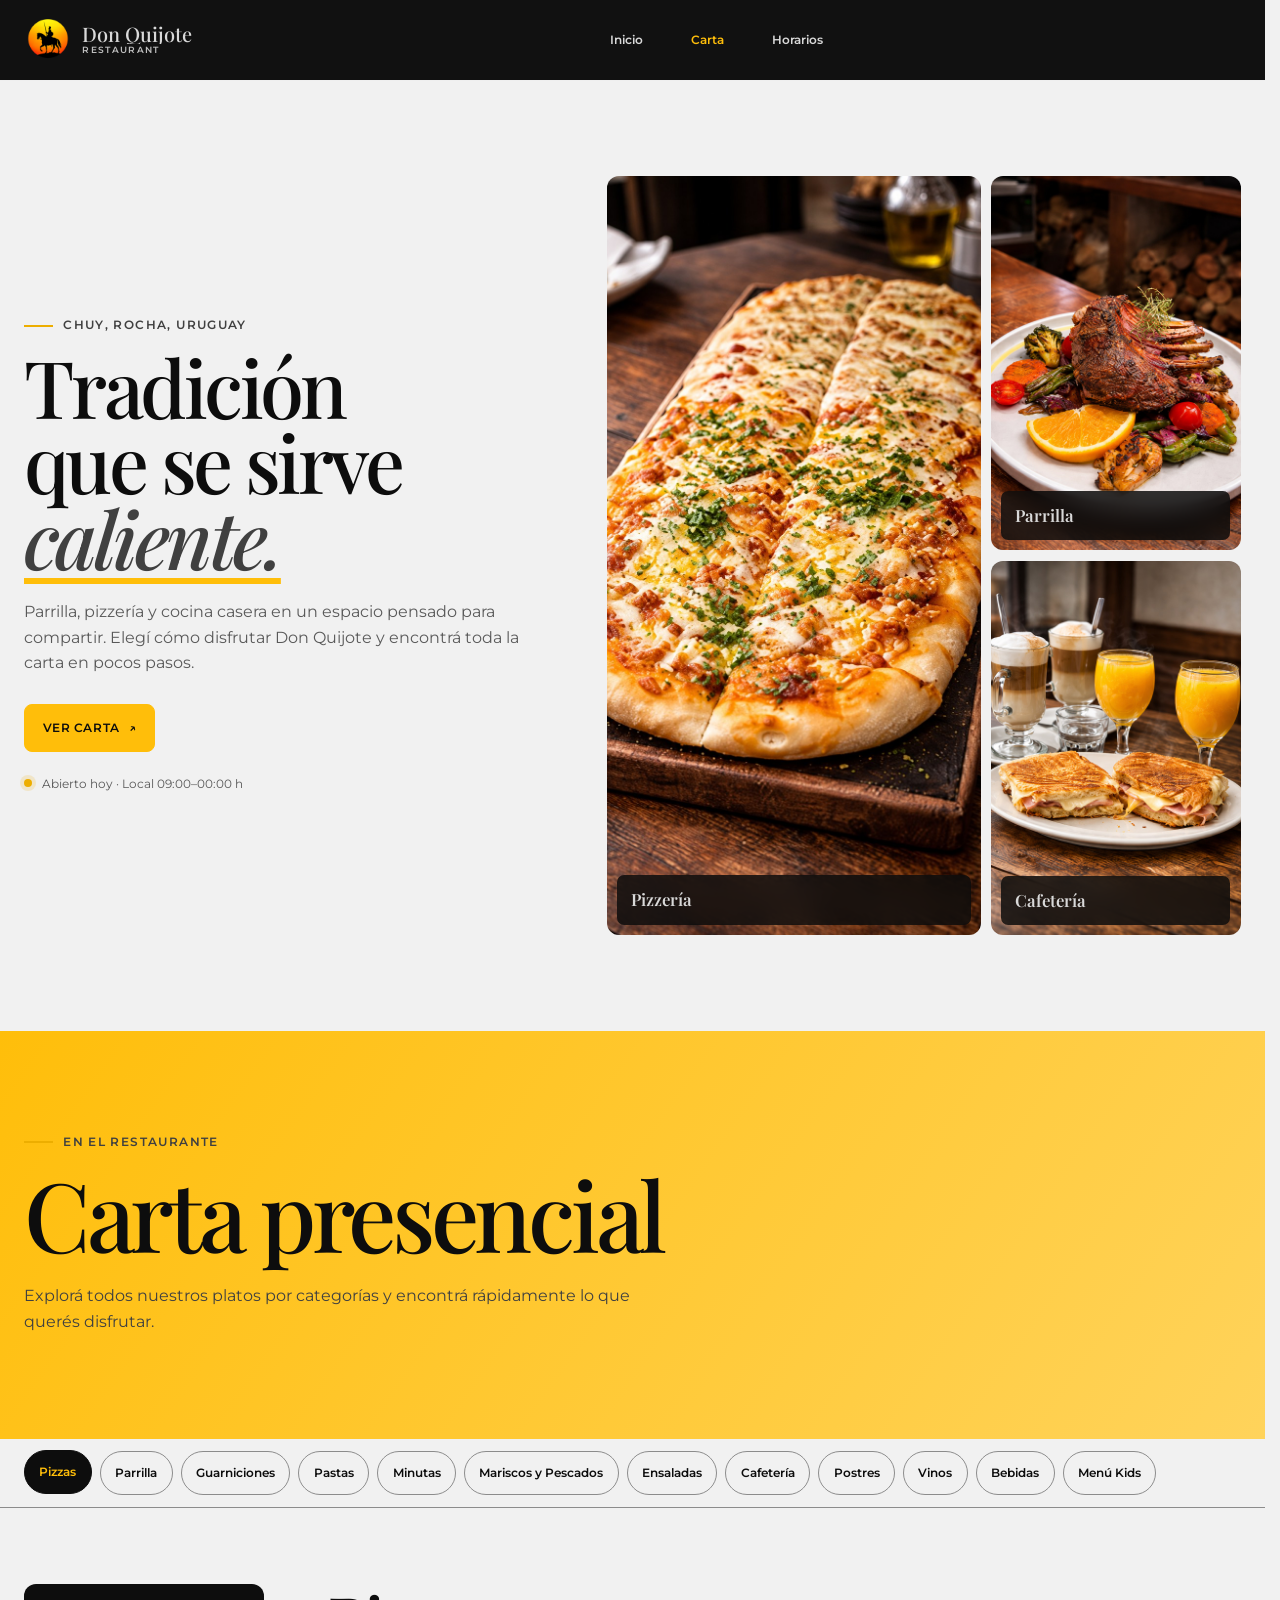
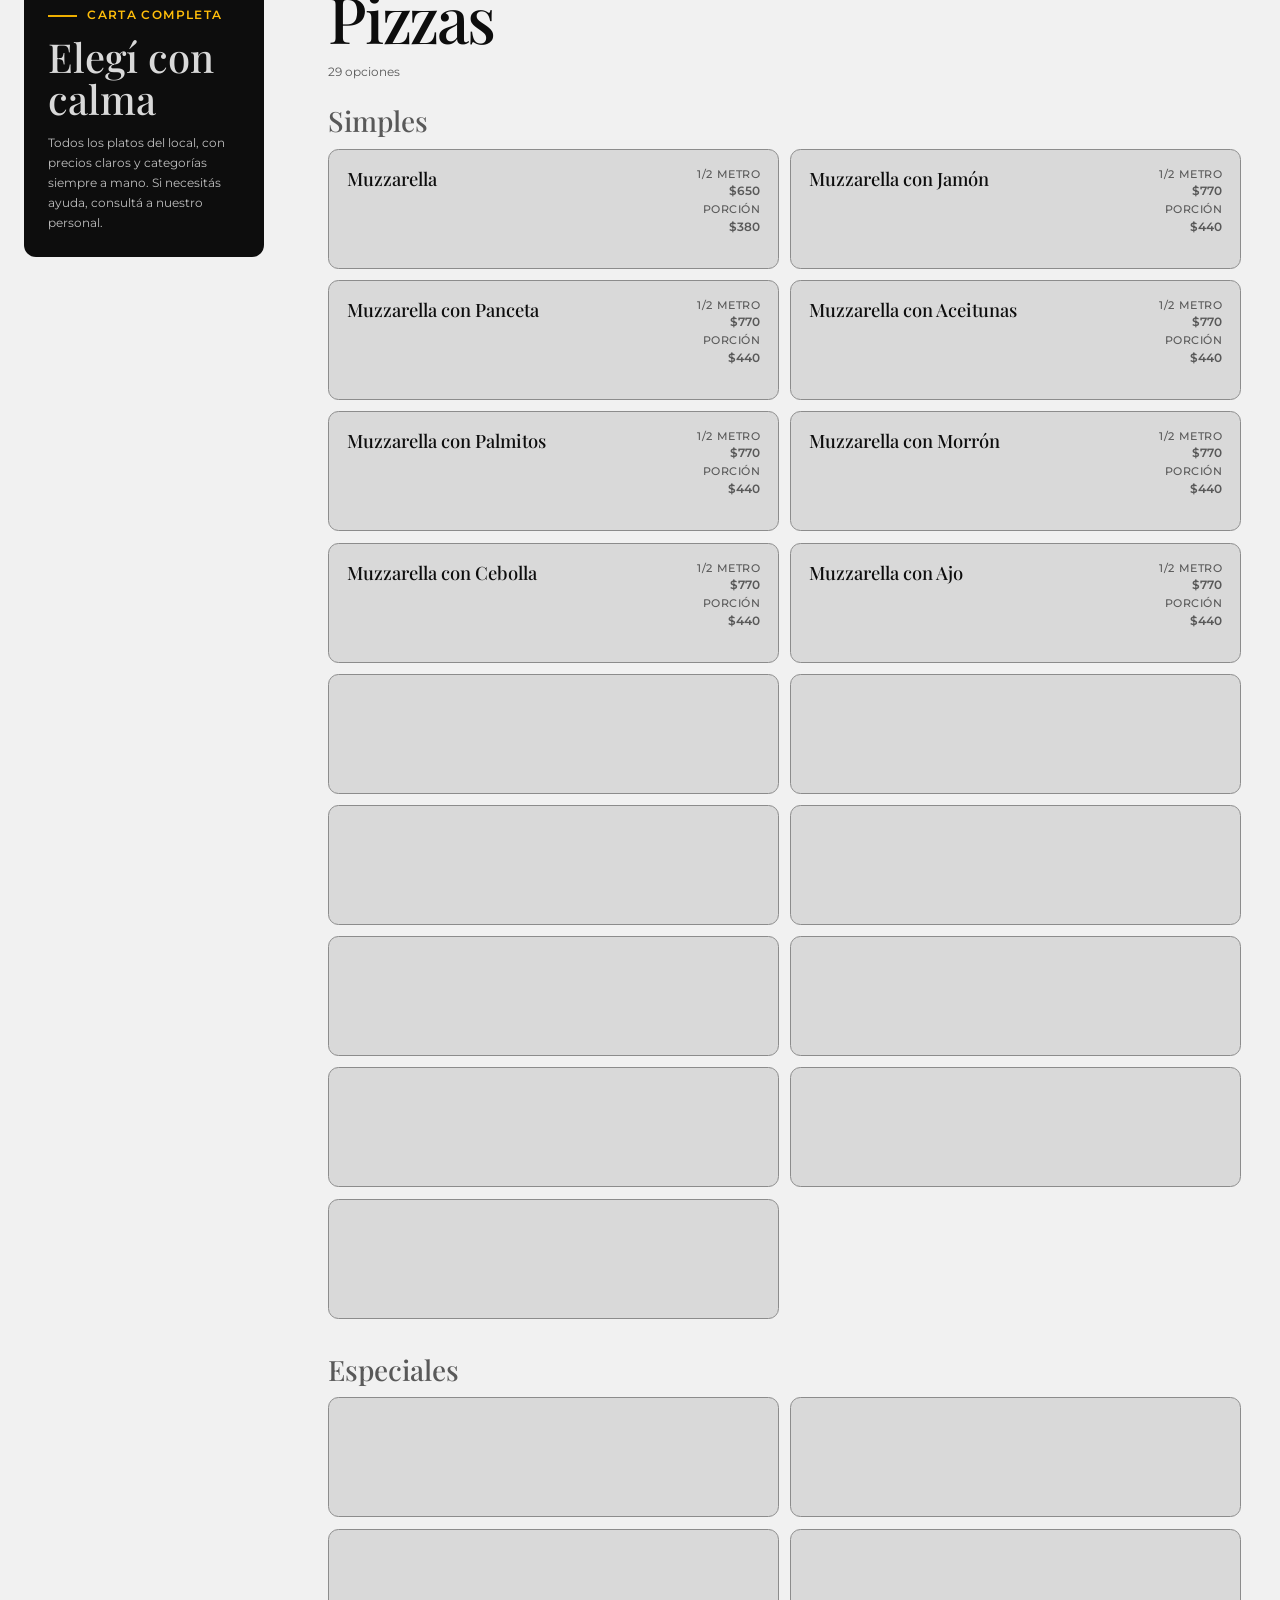
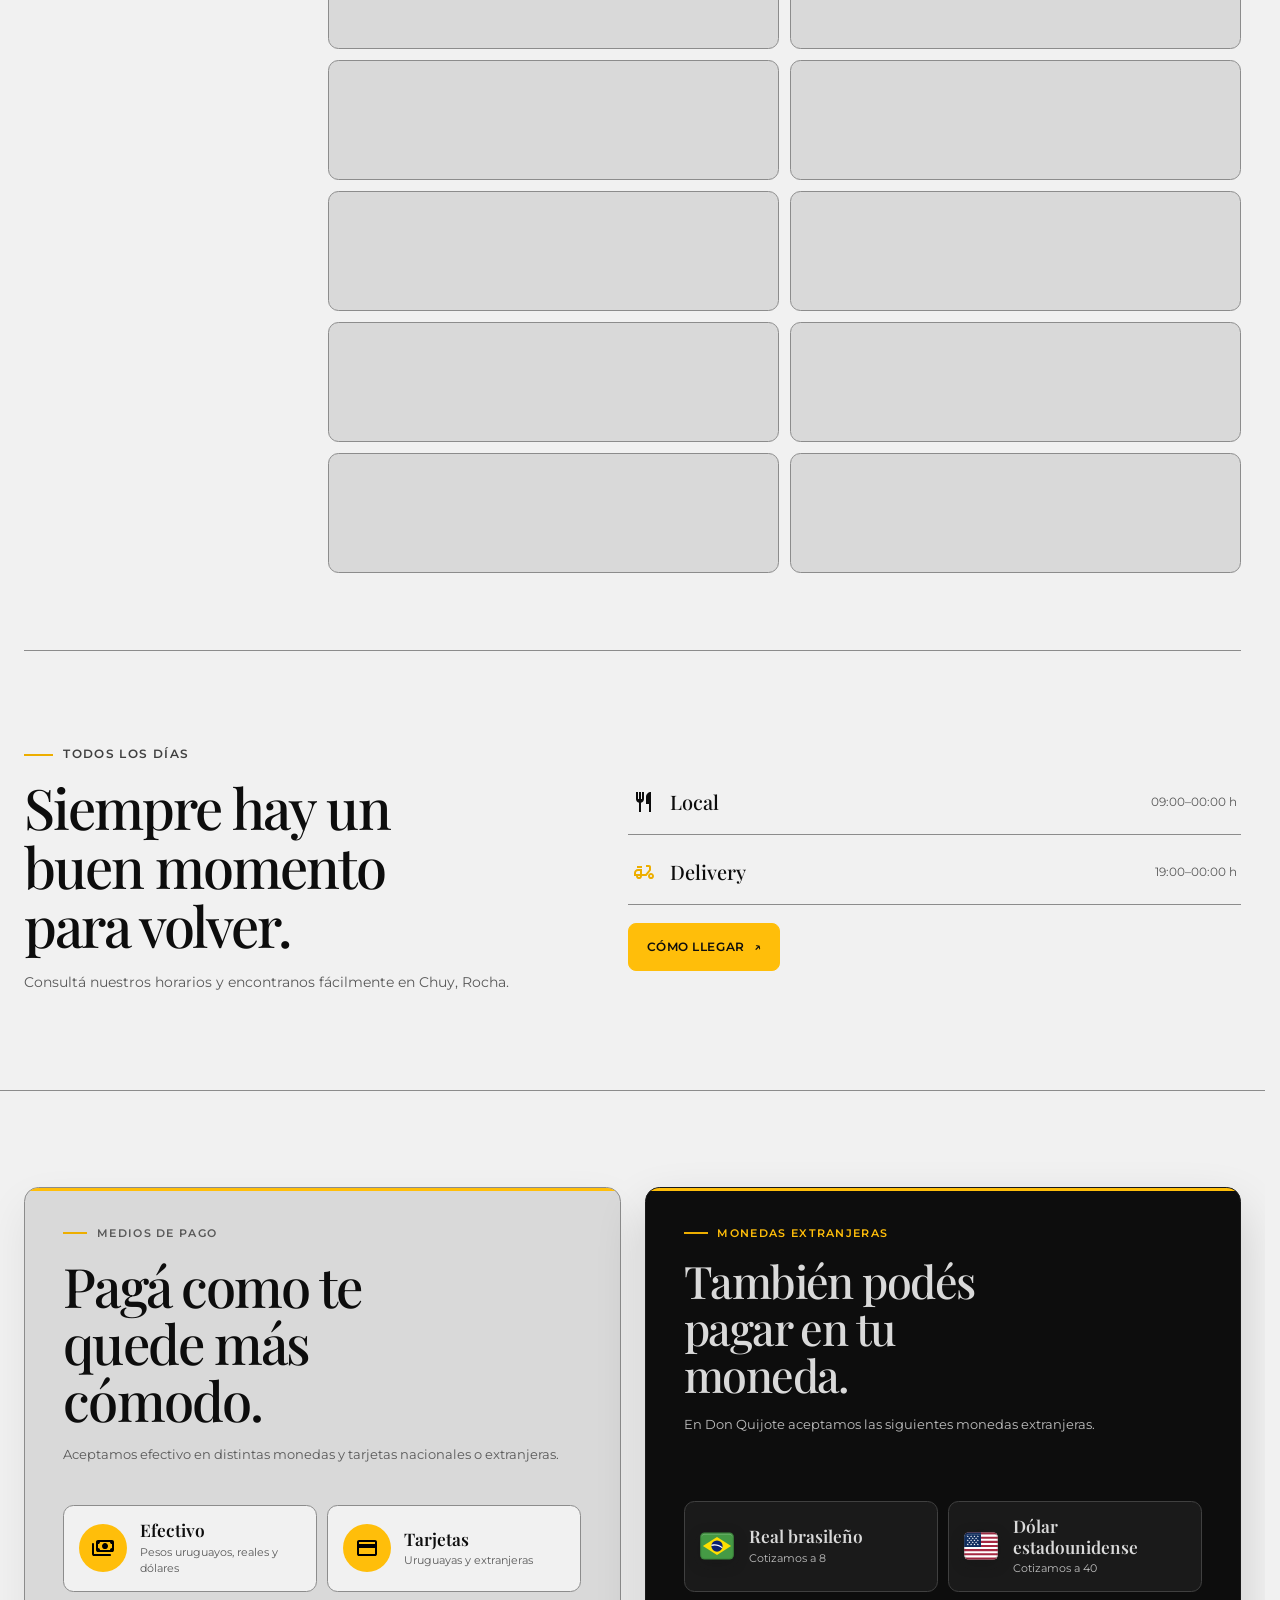
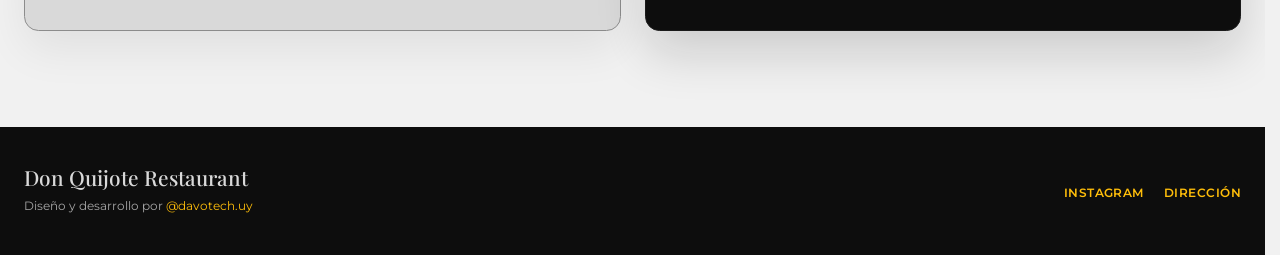
<file: index.html>
<!doctype html>
<html lang="es">
  <head>
    <meta charset="UTF-8" />
    <meta
      name="viewport"
      content="width=device-width, initial-scale=1.0, viewport-fit=cover"
    />
    <meta
      name="description"
      content="Carta presencial completa de Don Quijote Restaurant: parrilla, pizzas, pastas, bebidas y más."
    />
    <link rel="preconnect" href="https://fonts.googleapis.com" />
    <link rel="preconnect" href="https://fonts.gstatic.com" crossorigin />
    <link
      href="https://fonts.googleapis.com/css2?family=Montserrat:wght@400;500;600&family=Playfair+Display:ital,wght@0,400..700;1,400..700&display=swap"
      rel="stylesheet"
    />
    <link rel="stylesheet" href="./css/style.min.css" />
    <link rel="icon" href="./img/icons/donquijote-logo.ico" type="image/x-icon" />
    <title>Don Quijote Restaurant - Carta presencial</title>
  </head>

  <body>
    <a class="skip-link" href="#contenido">Saltar al contenido</a>

    <header class="site-header">
      <div class="site-header__inner page-shell">
        <div class="brand" aria-label="Don Quijote Restaurant">
          <img
            class="brand__logo"
            src="./img/icons/donquijote-logo.ico"
            width="48"
            height="48"
            alt=""
          />
          <span class="brand__copy">
            <span class="brand__name">Don Quijote</span>
            <span class="brand__type">Restaurant</span>
          </span>
        </div>

        <button
          class="menu-toggle"
          type="button"
          aria-expanded="false"
          aria-controls="site-navigation"
          aria-label="Abrir menú"
        >
          <span></span><span></span><span></span>
        </button>

        <nav class="site-nav" id="site-navigation" aria-label="Navegación principal">
          <a href="#inicio">Inicio</a>
          <a href="#contenido" aria-current="page">Carta</a>
          <a href="#horarios">Horarios</a>
        </nav>
      </div>
    </header>

    <section class="hero page-shell" id="inicio">
      <div class="hero__copy">
        <p class="eyebrow">Chuy, Rocha, Uruguay</p>
        <h1>Tradición que se sirve <em>caliente.</em></h1>
        <p class="hero__lead">
          Parrilla, pizzería y cocina casera en un espacio pensado para compartir.
          Elegí cómo disfrutar Don Quijote y encontrá toda la carta en pocos pasos.
        </p>
        <div class="hero__actions">
          <a class="button button--primary" href="#contenido">
            Ver carta <span aria-hidden="true">↗</span>
          </a>
        </div>
        <p class="open-status">
          <span aria-hidden="true"></span>Abierto hoy · Local 09:00–00:00 h
        </p>
      </div>

      <div class="hero-gallery" aria-label="Nuestra cocina">
        <figure class="hero-gallery__main">
          <img
            src="./img/src/hero/hero-pizzeria-hd.jpg"
            width="1014"
            height="1551"
            fetchpriority="high"
            alt="Pizza rectangular de Don Quijote"
          />
          <figcaption>Pizzería</figcaption>
        </figure>
        <figure>
          <img
            src="./img/src/hero/hero-parrilla-hd.jpg"
            width="1024"
            height="1536"
            decoding="async"
            alt="Plato de parrilla de Don Quijote"
          />
          <figcaption>Parrilla</figcaption>
        </figure>
        <figure>
          <img
            src="./img/src/hero/hero-cafeteria-hd.jpg"
            width="1024"
            height="1536"
            decoding="async"
            alt="Café, jugos y sándwiches de Don Quijote"
          />
          <figcaption>Cafetería</figcaption>
        </figure>
      </div>
    </section>

    <main id="contenido">
      <section class="menu-hero">
        <div class="menu-hero__inner page-shell">
          <p class="eyebrow">En el restaurante</p>
          <h1>Carta presencial</h1>
          <p>
            Explorá todos nuestros platos por categorías y encontrá rápidamente lo
            que querés disfrutar.
          </p>
        </div>
      </section>

      <section class="category-bar" aria-label="Categorías de la carta">
        <div class="category-bar__inner page-shell" id="categorias"></div>
      </section>

      <div class="menu-layout page-shell">
        <aside class="menu-summary menu-summary--static">
          <p class="eyebrow">Carta completa</p>
          <h2>Elegí con calma</h2>
          <p>
            Todos los platos del local, con precios claros y categorías siempre a
            mano. Si necesitás ayuda, consultá a nuestro personal.
          </p>
        </aside>

        <section class="carta" id="carta" aria-live="polite" aria-busy="true">
          <noscript>
            <p class="menu-error">
              Necesitás activar JavaScript para visualizar la carta.
            </p>
          </noscript>
        </section>
      </div>
    </main>

    <section class="hours-section page-shell" id="horarios">
      <div class="hours-section__copy">
        <p class="eyebrow">Todos los días</p>
        <h2>Siempre hay un buen momento para volver.</h2>
        <p>Consultá nuestros horarios y encontranos fácilmente en Chuy, Rocha.</p>
      </div>
      <div class="hours-list">
        <div class="hours-row">
          <img src="./img/icons/cubiertos.svg" width="24" height="24" alt="" />
          <strong>Local</strong>
          <span>09:00–00:00 h</span>
        </div>
        <div class="hours-row">
          <img src="./img/icons/moto.svg" width="24" height="24" alt="" />
          <strong>Delivery</strong>
          <span>19:00–00:00 h</span>
        </div>
        <a
          class="button button--primary"
          href="https://maps.app.goo.gl/8VuwacE47hJgdb7s6"
        >
          Cómo llegar <span aria-hidden="true">↗</span>
        </a>
      </div>
    </section>

    <section class="payment-section" aria-labelledby="payment-heading">
      <div class="payment-section__inner page-shell">
        <article class="payment-card payment-card--methods">
          <p class="payment-card__label">Medios de pago</p>
          <h2 id="payment-heading">Pagá como te quede más cómodo.</h2>
          <p class="payment-card__description">
            Aceptamos efectivo en distintas monedas y tarjetas nacionales o
            extranjeras.
          </p>
          <ul class="payment-method-list">
            <li>
              <span class="payment-method__icon" aria-hidden="true">
                <img src="./img/icons/cash.svg" width="24" height="24" alt="" />
              </span>
              <span class="payment-method__copy">
                <strong>Efectivo</strong>
                <small>Pesos uruguayos, reales y dólares</small>
              </span>
            </li>
            <li>
              <span class="payment-method__icon" aria-hidden="true">
                <img
                  src="./img/icons/creditcard.svg"
                  width="24"
                  height="24"
                  alt=""
                />
              </span>
              <span class="payment-method__copy">
                <strong>Tarjetas</strong>
                <small>Uruguayas y extranjeras</small>
              </span>
            </li>
          </ul>
        </article>

        <article class="payment-card payment-card--currencies">
          <p class="payment-card__label">Monedas extranjeras</p>
          <h3>También podés pagar en tu moneda.</h3>
          <p class="payment-card__description">
            En Don Quijote aceptamos las siguientes monedas extranjeras.
          </p>
          <ul class="currency-list">
            <li class="currency-item">
              <svg
                class="currency-item__flag"
                xmlns="http://www.w3.org/2000/svg"
                width="32"
                height="32"
                viewBox="0 0 32 32"
                aria-hidden="true"
                focusable="false"
              >
                <rect
                  x="1"
                  y="4"
                  width="30"
                  height="24"
                  rx="4"
                  ry="4"
                  fill="#459a45"
                ></rect>
                <path
                  d="M27,4H5c-2.209,0-4,1.791-4,4V24c0,2.209,1.791,4,4,4H27c2.209,0,4-1.791,4-4V8c0-2.209-1.791-4-4-4Zm3,20c0,1.654-1.346,3-3,3H5c-1.654,0-3-1.346-3-3V8c0-1.654,1.346-3,3-3H27c1.654,0,3,1.346,3,3V24Z"
                  opacity=".15"
                ></path>
                <path
                  d="M3.472,16l12.528,8,12.528-8-12.528-8L3.472,16Z"
                  fill="#fedf00"
                ></path>
                <circle cx="16" cy="16" r="5" fill="#0a2172"></circle>
                <path
                  d="M14,14.5c-.997,0-1.958,.149-2.873,.409-.078,.35-.126,.71-.127,1.083,.944-.315,1.951-.493,2.999-.493,2.524,0,4.816,.996,6.519,2.608,.152-.326,.276-.666,.356-1.026-1.844-1.604-4.245-2.583-6.875-2.583Z"
                  fill="#fff"
                ></path>
                <path
                  d="M27,5H5c-1.657,0-3,1.343-3,3v1c0-1.657,1.343-3,3-3H27c1.657,0,3,1.343,3,3v-1c0-1.657-1.343-3-3-3Z"
                  fill="#fff"
                  opacity=".2"
                ></path>
              </svg>
              <span class="currency-item__copy">
                <strong>Real brasileño</strong>
                <small>Cotizamos a 8</small>
              </span>
            </li>
            <li class="currency-item">
              <svg
                class="currency-item__flag"
                xmlns="http://www.w3.org/2000/svg"
                width="32"
                height="32"
                viewBox="0 0 32 32"
                aria-hidden="true"
                focusable="false"
              >
                <rect
                  x="1"
                  y="4"
                  width="30"
                  height="24"
                  rx="4"
                  ry="4"
                  fill="#fff"
                ></rect>
                <path
                  d="M1.638,5.846H30.362c-.711-1.108-1.947-1.846-3.362-1.846H5c-1.414,0-2.65,.738-3.362,1.846Z"
                  fill="#a62842"
                ></path>
                <path
                  d="M2.03,7.692c-.008,.103-.03,.202-.03,.308v1.539H31v-1.539c0-.105-.022-.204-.03-.308H2.03Z"
                  fill="#a62842"
                ></path>
                <path fill="#a62842" d="M2 11.385H31V13.231H2z"></path>
                <path fill="#a62842" d="M2 15.077H31V16.923000000000002H2z"></path>
                <path fill="#a62842" d="M1 18.769H31V20.615H1z"></path>
                <path
                  d="M1,24c0,.105,.023,.204,.031,.308H30.969c.008-.103,.031-.202,.031-.308v-1.539H1v1.539Z"
                  fill="#a62842"
                ></path>
                <path
                  d="M30.362,26.154H1.638c.711,1.108,1.947,1.846,3.362,1.846H27c1.414,0,2.65-.738,3.362-1.846Z"
                  fill="#a62842"
                ></path>
                <path
                  d="M5,4h11v12.923H1V8c0-2.208,1.792-4,4-4Z"
                  fill="#102d5e"
                ></path>
                <path
                  d="M27,4H5c-2.209,0-4,1.791-4,4V24c0,2.209,1.791,4,4,4H27c2.209,0,4-1.791,4-4V8c0-2.209-1.791-4-4-4Zm3,20c0,1.654-1.346,3-3,3H5c-1.654,0-3-1.346-3-3V8c0-1.654,1.346-3,3-3H27c1.654,0,3,1.346,3,3V24Z"
                  opacity=".15"
                ></path>
                <path
                  d="M27,5H5c-1.657,0-3,1.343-3,3v1c0-1.657,1.343-3,3-3H27c1.657,0,3,1.343,3,3v-1c0-1.657-1.343-3-3-3Z"
                  fill="#fff"
                  opacity=".2"
                ></path>
                <path
                  fill="#fff"
                  d="M4.601 7.463L5.193 7.033 4.462 7.033 4.236 6.338 4.01 7.033 3.279 7.033 3.87 7.463 3.644 8.158 4.236 7.729 4.827 8.158 4.601 7.463z"
                ></path>
                <path
                  fill="#fff"
                  d="M7.58 7.463L8.172 7.033 7.441 7.033 7.215 6.338 6.989 7.033 6.258 7.033 6.849 7.463 6.623 8.158 7.215 7.729 7.806 8.158 7.58 7.463z"
                ></path>
                <path
                  fill="#fff"
                  d="M10.56 7.463L11.151 7.033 10.42 7.033 10.194 6.338 9.968 7.033 9.237 7.033 9.828 7.463 9.603 8.158 10.194 7.729 10.785 8.158 10.56 7.463z"
                ></path>
                <path
                  fill="#fff"
                  d="M6.066 9.283L6.658 8.854 5.927 8.854 5.701 8.158 5.475 8.854 4.744 8.854 5.335 9.283 5.109 9.979 5.701 9.549 6.292 9.979 6.066 9.283z"
                ></path>
                <path
                  fill="#fff"
                  d="M9.046 9.283L9.637 8.854 8.906 8.854 8.68 8.158 8.454 8.854 7.723 8.854 8.314 9.283 8.089 9.979 8.68 9.549 9.271 9.979 9.046 9.283z"
                ></path>
                <path
                  fill="#fff"
                  d="M12.025 9.283L12.616 8.854 11.885 8.854 11.659 8.158 11.433 8.854 10.702 8.854 11.294 9.283 11.068 9.979 11.659 9.549 12.251 9.979 12.025 9.283z"
                ></path>
                <path
                  fill="#fff"
                  d="M6.066 12.924L6.658 12.494 5.927 12.494 5.701 11.799 5.475 12.494 4.744 12.494 5.335 12.924 5.109 13.619 5.701 13.19 6.292 13.619 6.066 12.924z"
                ></path>
                <path
                  fill="#fff"
                  d="M9.046 12.924L9.637 12.494 8.906 12.494 8.68 11.799 8.454 12.494 7.723 12.494 8.314 12.924 8.089 13.619 8.68 13.19 9.271 13.619 9.046 12.924z"
                ></path>
                <path
                  fill="#fff"
                  d="M12.025 12.924L12.616 12.494 11.885 12.494 11.659 11.799 11.433 12.494 10.702 12.494 11.294 12.924 11.068 13.619 11.659 13.19 12.251 13.619 12.025 12.924z"
                ></path>
                <path
                  fill="#fff"
                  d="M13.539 7.463L14.13 7.033 13.399 7.033 13.173 6.338 12.947 7.033 12.216 7.033 12.808 7.463 12.582 8.158 13.173 7.729 13.765 8.158 13.539 7.463z"
                ></path>
                <path
                  fill="#fff"
                  d="M4.601 11.104L5.193 10.674 4.462 10.674 4.236 9.979 4.01 10.674 3.279 10.674 3.87 11.104 3.644 11.799 4.236 11.369 4.827 11.799 4.601 11.104z"
                ></path>
                <path
                  fill="#fff"
                  d="M7.58 11.104L8.172 10.674 7.441 10.674 7.215 9.979 6.989 10.674 6.258 10.674 6.849 11.104 6.623 11.799 7.215 11.369 7.806 11.799 7.58 11.104z"
                ></path>
                <path
                  fill="#fff"
                  d="M10.56 11.104L11.151 10.674 10.42 10.674 10.194 9.979 9.968 10.674 9.237 10.674 9.828 11.104 9.603 11.799 10.194 11.369 10.785 11.799 10.56 11.104z"
                ></path>
                <path
                  fill="#fff"
                  d="M13.539 11.104L14.13 10.674 13.399 10.674 13.173 9.979 12.947 10.674 12.216 10.674 12.808 11.104 12.582 11.799 13.173 11.369 13.765 11.799 13.539 11.104z"
                ></path>
                <path
                  fill="#fff"
                  d="M4.601 14.744L5.193 14.315 4.462 14.315 4.236 13.619 4.01 14.315 3.279 14.315 3.87 14.744 3.644 15.44 4.236 15.01 4.827 15.44 4.601 14.744z"
                ></path>
                <path
                  fill="#fff"
                  d="M7.58 14.744L8.172 14.315 7.441 14.315 7.215 13.619 6.989 14.315 6.258 14.315 6.849 14.744 6.623 15.44 7.215 15.01 7.806 15.44 7.58 14.744z"
                ></path>
                <path
                  fill="#fff"
                  d="M10.56 14.744L11.151 14.315 10.42 14.315 10.194 13.619 9.968 14.315 9.237 14.315 9.828 14.744 9.603 15.44 10.194 15.01 10.785 15.44 10.56 14.744z"
                ></path>
                <path
                  fill="#fff"
                  d="M13.539 14.744L14.13 14.315 13.399 14.315 13.173 13.619 12.947 14.315 12.216 14.315 12.808 14.744 12.582 15.44 13.173 15.01 13.765 15.44 13.539 14.744z"
                ></path>
              </svg>
              <span class="currency-item__copy">
                <strong>Dólar estadounidense</strong>
                <small>Cotizamos a 40</small>
              </span>
            </li>
          </ul>
        </article>
      </div>
    </section>

    <footer class="site-footer">
      <div class="site-footer__inner page-shell">
        <div>
          <p class="site-footer__brand">Don Quijote Restaurant</p>
          <p class="site-footer__credit">
            Diseño y desarrollo por
            <a href="https://www.instagram.com/davotech.uy/">@davotech.uy</a>
          </p>
        </div>
        <nav class="site-footer__links" aria-label="Redes sociales y contacto">
          <a
            href="https://www.instagram.com/parrilladadonquijote?igsh=cjRuMTdtNW94enk0"
            >Instagram</a
          >
          <a href="https://maps.app.goo.gl/8VuwacE47hJgdb7s6">Dirección</a>
        </nav>
      </div>
    </footer>

    <script src="./javascript/site.js" defer></script>
    <script type="module" src="./javascript/script1.js"></script>
  </body>
</html>
</file>
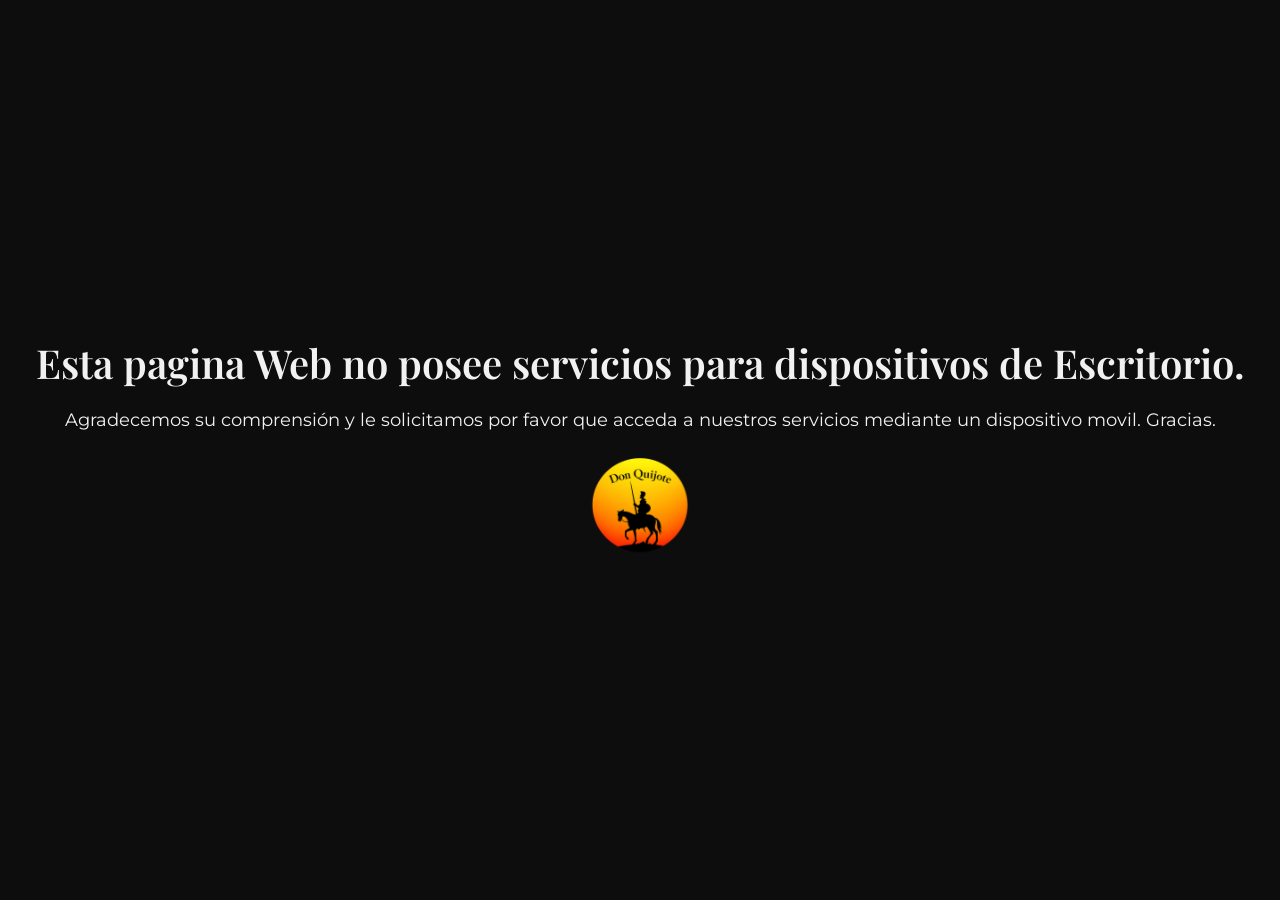
<file: public_html/index.html>
<!DOCTYPE html>
<html lang="es">

<head>
  <meta charset="UTF-8">
  <meta name="viewport" content="width=device-width, initial-scale=1.0">
  <link rel="preconnect" href="https://fonts.googleapis.com">
  <link rel="preconnect" href="https://fonts.gstatic.com" crossorigin>
  <link
    href="https://fonts.googleapis.com/css2?family=Montserrat:ital,wght@0,100..900;1,100..900&family=Playfair+Display:ital,wght@0,400..900;1,400..900&display=swap"
    rel="stylesheet">
  <link rel="stylesheet" href="./css/style.min.css">
  <link rel="icon" href="./img/icons/donquijote-logo.ico" type="image/x-icon">

  <title>Don Quijote Restaurant - Presencial</title>
</head>

<body>
  <div class="mobile container">
    <header class="header container">
      <nav>
        <ul class="cta header-menu ">
          <li><a href="https://www.instagram.com/parrilladadonquijote?igsh=cjRuMTdtNW94enk0">instagram</a></li>
          <li><a
              href="https://wa.me/59899764857?text=Hola%2C%20vengo%20desde%20el%20Men%C3%BA%20Digital%20de%20Don%20Quijote%2C%20me%20gustar%C3%ADa%20hablar%20con%20ustedes">whatsapp</a>
          </li>
          <li><a href="https://maps.app.goo.gl/8VuwacE47hJgdb7s6">direccion</a></li>
        </ul>
      </nav>
      <div class="marca">
        <img class="logo" src="./img/icons/donquijote-logo.svg" alt="Don Quijote Logo">
        <p class="titulos">Don Quijote Restaurant</p>
      </div>
    </header>

    <main class="servicios">
      <p class="titulos">Elija el tipo de servicio.</p>
      <div class="opciones">
        <div class="opcion">
          <a class="cta" href="./cartapresencial.html">Presencial</a>
          <img src="./img/icons/cubiertos.svg" alt="Presencial">
        </div>
        <div class="opcion">
          <a class="cta" href="./cartadelivery.html">Delivery</a>
          <img src="./img/icons/moto.svg" alt="Delivery">
        </div>
      </div>

    </main>
    <footer class="footer">
      <span class="body-text davotech">diseño y desarrollo por <a
          href="https://www.instagram.com/davotech.uy/">@davotech.uy</a></span>
      <nav>
        <ul class="cta footer-menu container">
          <li><a href="https://www.instagram.com/parrilladadonquijote?igsh=cjRuMTdtNW94enk0">instagram <img
                src="./img/icons/instagram.svg" alt=""></a></li>
          <li><a
              href="https://wa.me/59899764857?text=Hola%2C%20vengo%20desde%20el%20Men%C3%BA%20Digital%20de%20Don%20Quijote%2C%20me%20gustar%C3%ADa%20hablar%20con%20ustedes">whatsapp
              <img src="./img/icons/whatsapp.svg" alt=""></a></li>
          <li><a href="https://maps.app.goo.gl/8VuwacE47hJgdb7s6">direccion<img src="./img/icons/direccion.svg"
                alt=""></a></li>
        </ul>
      </nav>
      <p class="body-text horarios">Los esperamos de
        09:00-00:00hrs</p>
      <img src="./img/icons/donquijote-contexto.svg" alt="Don Quijote Logo">
      <span class="cta copyright">todos los derechos reservados.</span>
    </footer>
  </div>




  </div>

  <section class="warning">
    <p class="titulos">Esta pagina Web no posee servicios para dispositivos de Escritorio.</p>
    <p class="body-text">Agradecemos su comprensión y le solicitamos por favor que acceda a nuestros servicios mediante
      un dispositivo movil. Gracias.</p>
    <img src="./img/icons/donquijote-contexto.svg" alt="Don Quijote Logo">
  </section>


  <script type="module" src="./javascript/script1.js"></script>
</body>

</html>
</file>
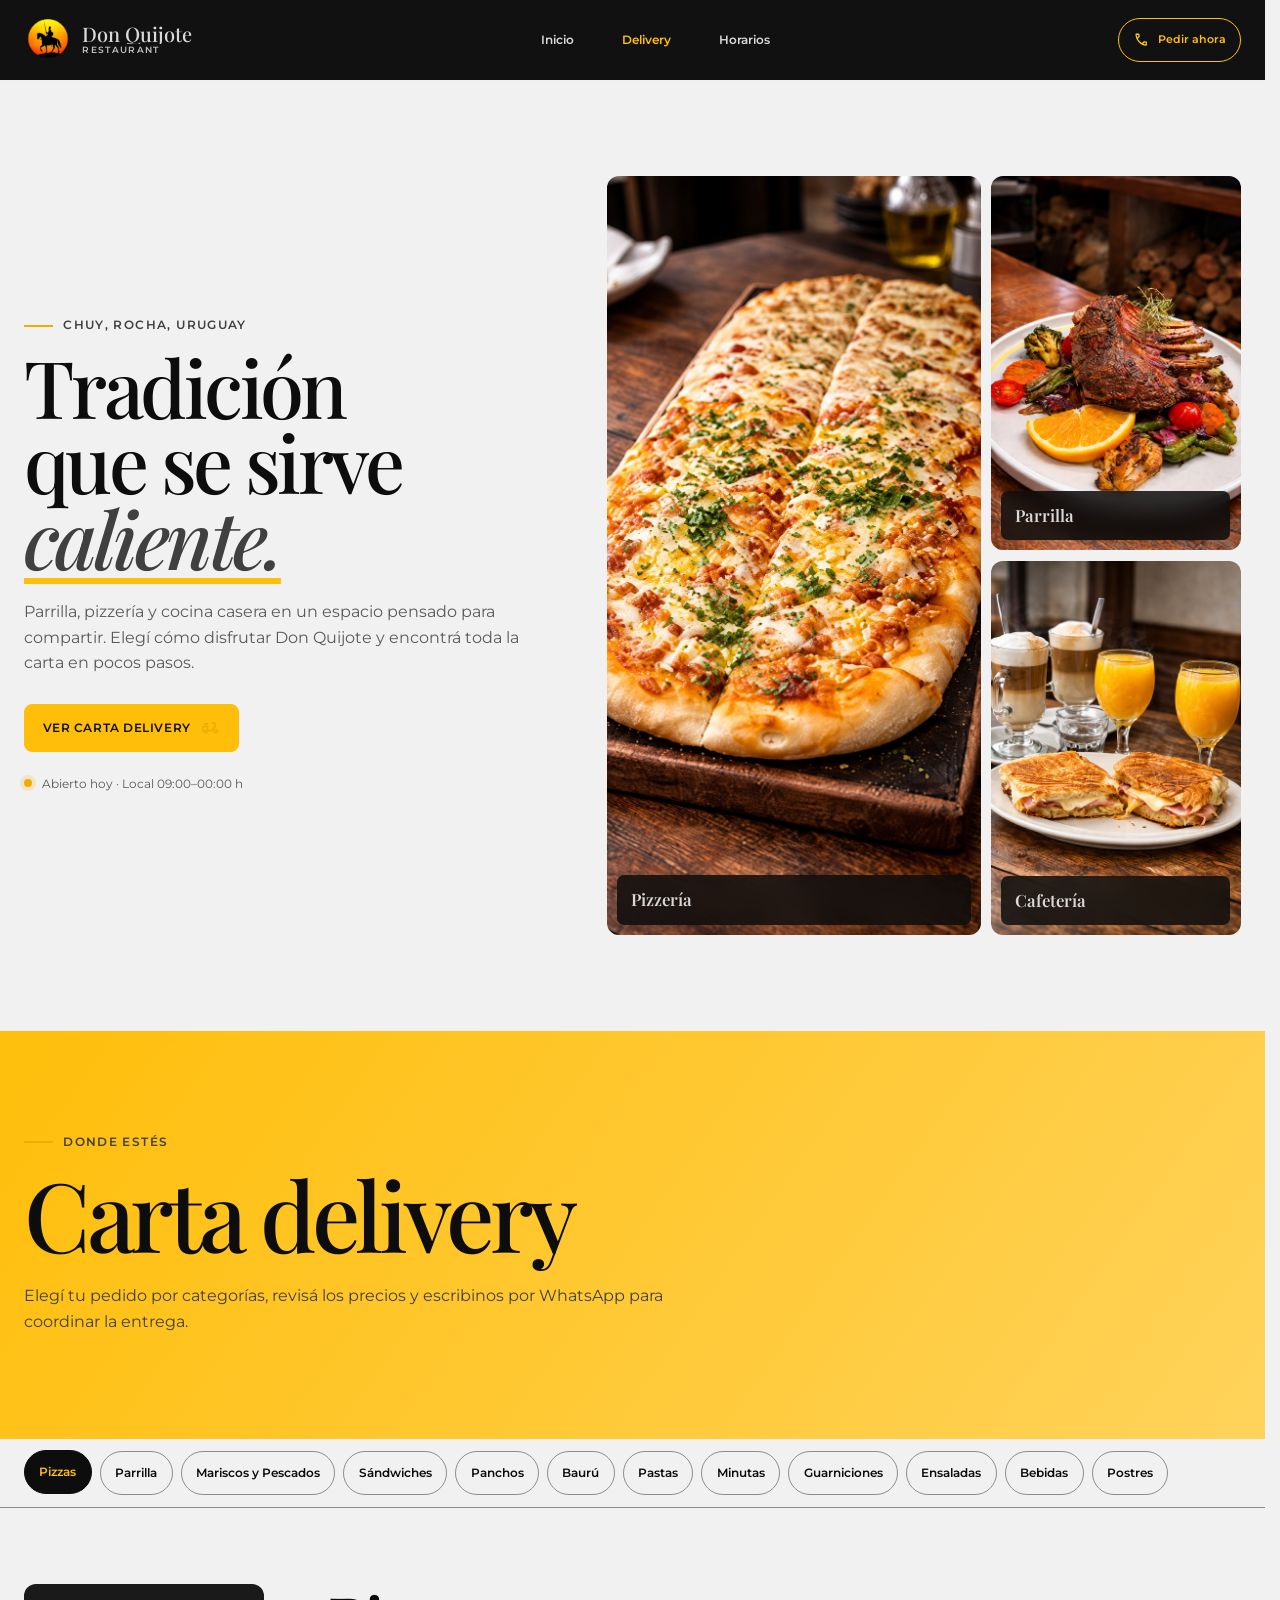
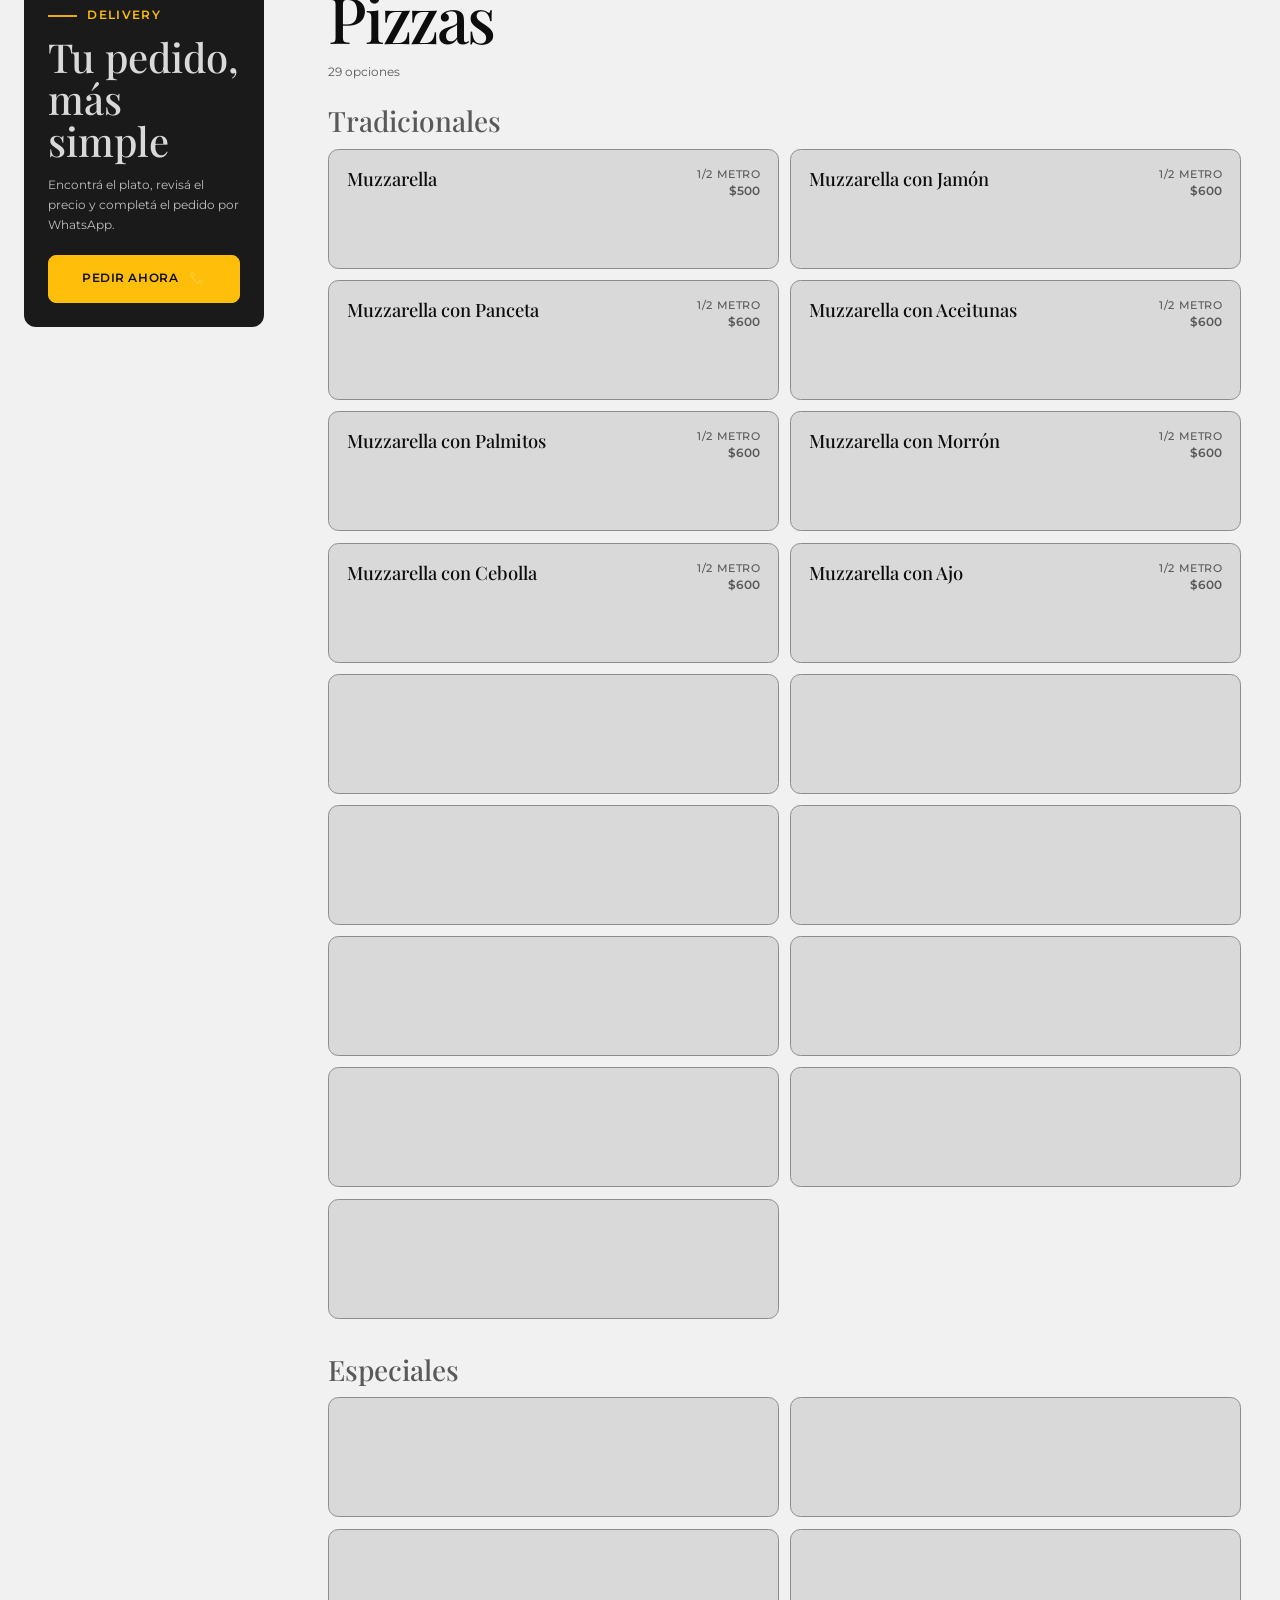
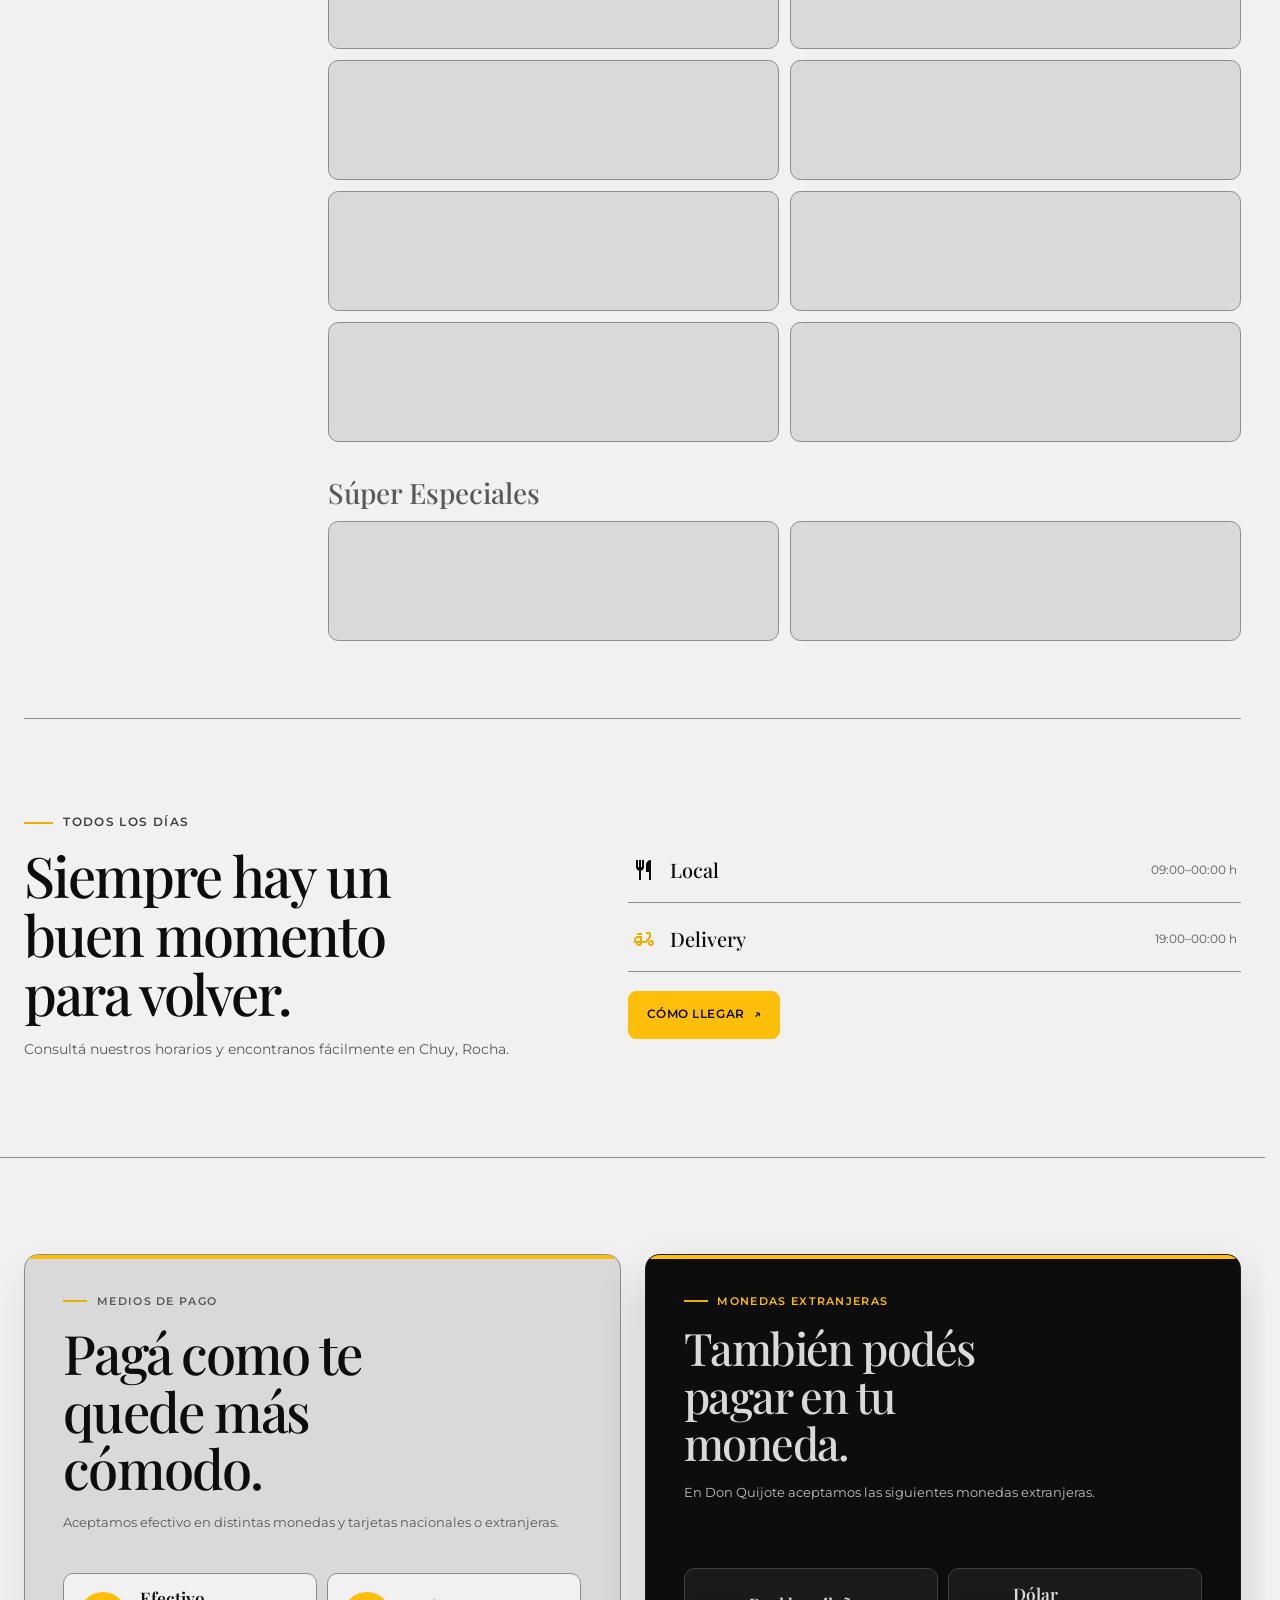
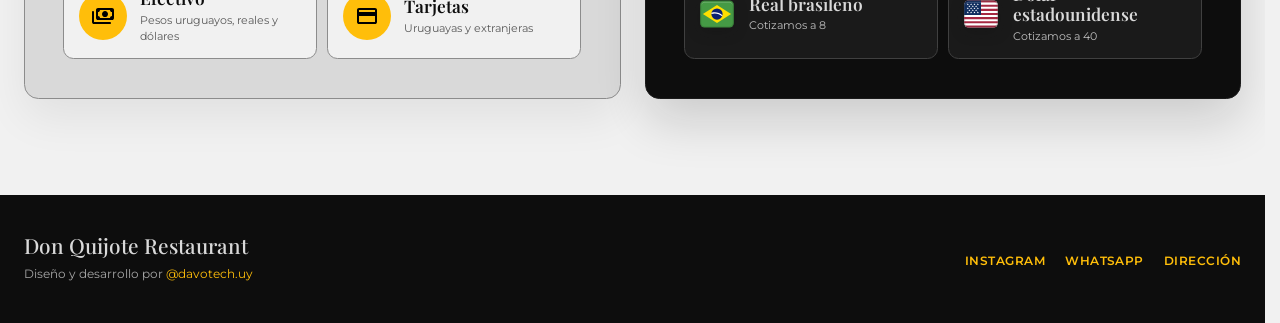
<file: cartadelivery.html>
<!doctype html>
<html lang="es">
  <head>
    <meta charset="UTF-8" />
    <meta
      name="viewport"
      content="width=device-width, initial-scale=1.0, viewport-fit=cover"
    />
    <meta
      name="description"
      content="Carta delivery completa de Don Quijote Restaurant: pizzas, parrilla, minutas, bebidas y más."
    />
    <link rel="preconnect" href="https://fonts.googleapis.com" />
    <link rel="preconnect" href="https://fonts.gstatic.com" crossorigin />
    <link
      href="https://fonts.googleapis.com/css2?family=Montserrat:wght@400;500;600&family=Playfair+Display:ital,wght@0,400..700;1,400..700&display=swap"
      rel="stylesheet"
    />
    <link rel="stylesheet" href="./css/style.min.css" />
    <link rel="icon" href="./img/icons/donquijote-logo.ico" type="image/x-icon" />
    <title>Don Quijote Restaurant - Delivery</title>
  </head>

  <body>
    <a class="skip-link" href="#contenido">Saltar al contenido</a>

    <header class="site-header">
      <div class="site-header__inner page-shell">
        <div class="brand" aria-label="Don Quijote Restaurant">
          <img
            class="brand__logo"
            src="./img/icons/donquijote-logo.ico"
            width="48"
            height="48"
            alt=""
          />
          <span class="brand__copy">
            <span class="brand__name">Don Quijote</span>
            <span class="brand__type">Restaurant</span>
          </span>
        </div>

        <button
          class="menu-toggle"
          type="button"
          aria-expanded="false"
          aria-controls="site-navigation"
          aria-label="Abrir menú"
        >
          <span></span><span></span><span></span>
        </button>

        <nav class="site-nav" id="site-navigation" aria-label="Navegación principal">
          <a href="#inicio">Inicio</a>
          <a href="#contenido" aria-current="page">Delivery</a>
          <a href="#horarios">Horarios</a>
        </nav>

        <a
          class="header-contact"
          href="https://wa.me/59899764857?text=Hola%2C%20vengo%20desde%20la%20Carta%20Delivery%20de%20Don%20Quijote%20y%20me%20gustar%C3%ADa%20hacer%20un%20pedido"
        >
          <img src="./img/icons/whatsapp.svg" width="18" height="18" alt="" />
          <span>Pedir ahora</span>
        </a>
      </div>
    </header>

    <section class="hero page-shell" id="inicio">
      <div class="hero__copy">
        <p class="eyebrow">Chuy, Rocha, Uruguay</p>
        <h1>Tradición que se sirve <em>caliente.</em></h1>
        <p class="hero__lead">
          Parrilla, pizzería y cocina casera en un espacio pensado para compartir.
          Elegí cómo disfrutar Don Quijote y encontrá toda la carta en pocos pasos.
        </p>
        <div class="hero__actions">
          <a class="button button--primary" href="#contenido">
            Ver carta delivery
            <img src="./img/icons/moto.svg" width="20" height="20" alt="" />
          </a>
        </div>
        <p class="open-status">
          <span aria-hidden="true"></span>Abierto hoy · Local 09:00–00:00 h
        </p>
      </div>

      <div class="hero-gallery" aria-label="Nuestra cocina">
        <figure class="hero-gallery__main">
          <img
            src="./img/src/hero/hero-pizzeria-hd.jpg"
            width="1014"
            height="1551"
            fetchpriority="high"
            alt="Pizza rectangular de Don Quijote"
          />
          <figcaption>Pizzería</figcaption>
        </figure>
        <figure>
          <img
            src="./img/src/hero/hero-parrilla-hd.jpg"
            width="1024"
            height="1536"
            decoding="async"
            alt="Plato de parrilla de Don Quijote"
          />
          <figcaption>Parrilla</figcaption>
        </figure>
        <figure>
          <img
            src="./img/src/hero/hero-cafeteria-hd.jpg"
            width="1024"
            height="1536"
            decoding="async"
            alt="Café, jugos y sándwiches de Don Quijote"
          />
          <figcaption>Cafetería</figcaption>
        </figure>
      </div>
    </section>

    <main id="contenido">
      <section class="menu-hero menu-hero--delivery">
        <div class="menu-hero__inner page-shell">
          <p class="eyebrow">Donde estés</p>
          <h1>Carta delivery</h1>
          <p>
            Elegí tu pedido por categorías, revisá los precios y escribinos por
            WhatsApp para coordinar la entrega.
          </p>
        </div>
      </section>

      <section class="category-bar" aria-label="Categorías de la carta">
        <div class="category-bar__inner page-shell" id="categorias"></div>
      </section>

      <div class="menu-layout page-shell">
        <aside class="menu-summary menu-summary--delivery">
          <p class="eyebrow">Delivery</p>
          <h2>Tu pedido, más simple</h2>
          <p>
            Encontrá el plato, revisá el precio y completá el pedido por WhatsApp.
          </p>
          <a
            class="button button--primary"
            href="https://wa.me/59899764857?text=Hola%2C%20vengo%20desde%20la%20Carta%20Delivery%20de%20Don%20Quijote%20y%20me%20gustar%C3%ADa%20hacer%20un%20pedido"
          >
            Pedir ahora
            <img src="./img/icons/whatsapp.svg" width="18" height="18" alt="" />
          </a>
        </aside>

        <section class="carta" id="carta" aria-live="polite" aria-busy="true">
          <noscript>
            <p class="menu-error">
              Necesitás activar JavaScript para visualizar la carta.
            </p>
          </noscript>
        </section>
      </div>
    </main>

    <section class="hours-section page-shell" id="horarios">
      <div class="hours-section__copy">
        <p class="eyebrow">Todos los días</p>
        <h2>Siempre hay un buen momento para volver.</h2>
        <p>Consultá nuestros horarios y encontranos fácilmente en Chuy, Rocha.</p>
      </div>
      <div class="hours-list">
        <div class="hours-row">
          <img src="./img/icons/cubiertos.svg" width="24" height="24" alt="" />
          <strong>Local</strong>
          <span>09:00–00:00 h</span>
        </div>
        <div class="hours-row">
          <img src="./img/icons/moto.svg" width="24" height="24" alt="" />
          <strong>Delivery</strong>
          <span>19:00–00:00 h</span>
        </div>
        <a
          class="button button--primary"
          href="https://maps.app.goo.gl/8VuwacE47hJgdb7s6"
        >
          Cómo llegar <span aria-hidden="true">↗</span>
        </a>
      </div>
    </section>

    <section class="payment-section" aria-labelledby="payment-heading">
      <div class="payment-section__inner page-shell">
        <article class="payment-card payment-card--methods">
          <p class="payment-card__label">Medios de pago</p>
          <h2 id="payment-heading">Pagá como te quede más cómodo.</h2>
          <p class="payment-card__description">
            Aceptamos efectivo en distintas monedas y tarjetas nacionales o
            extranjeras.
          </p>
          <ul class="payment-method-list">
            <li>
              <span class="payment-method__icon" aria-hidden="true">
                <img src="./img/icons/cash.svg" width="24" height="24" alt="" />
              </span>
              <span class="payment-method__copy">
                <strong>Efectivo</strong>
                <small>Pesos uruguayos, reales y dólares</small>
              </span>
            </li>
            <li>
              <span class="payment-method__icon" aria-hidden="true">
                <img
                  src="./img/icons/creditcard.svg"
                  width="24"
                  height="24"
                  alt=""
                />
              </span>
              <span class="payment-method__copy">
                <strong>Tarjetas</strong>
                <small>Uruguayas y extranjeras</small>
              </span>
            </li>
          </ul>
        </article>

        <article class="payment-card payment-card--currencies">
          <p class="payment-card__label">Monedas extranjeras</p>
          <h3>También podés pagar en tu moneda.</h3>
          <p class="payment-card__description">
            En Don Quijote aceptamos las siguientes monedas extranjeras.
          </p>
          <ul class="currency-list">
            <li class="currency-item">
              <svg
                class="currency-item__flag"
                xmlns="http://www.w3.org/2000/svg"
                width="32"
                height="32"
                viewBox="0 0 32 32"
                aria-hidden="true"
                focusable="false"
              >
                <rect
                  x="1"
                  y="4"
                  width="30"
                  height="24"
                  rx="4"
                  ry="4"
                  fill="#459a45"
                ></rect>
                <path
                  d="M27,4H5c-2.209,0-4,1.791-4,4V24c0,2.209,1.791,4,4,4H27c2.209,0,4-1.791,4-4V8c0-2.209-1.791-4-4-4Zm3,20c0,1.654-1.346,3-3,3H5c-1.654,0-3-1.346-3-3V8c0-1.654,1.346-3,3-3H27c1.654,0,3,1.346,3,3V24Z"
                  opacity=".15"
                ></path>
                <path
                  d="M3.472,16l12.528,8,12.528-8-12.528-8L3.472,16Z"
                  fill="#fedf00"
                ></path>
                <circle cx="16" cy="16" r="5" fill="#0a2172"></circle>
                <path
                  d="M14,14.5c-.997,0-1.958,.149-2.873,.409-.078,.35-.126,.71-.127,1.083,.944-.315,1.951-.493,2.999-.493,2.524,0,4.816,.996,6.519,2.608,.152-.326,.276-.666,.356-1.026-1.844-1.604-4.245-2.583-6.875-2.583Z"
                  fill="#fff"
                ></path>
                <path
                  d="M27,5H5c-1.657,0-3,1.343-3,3v1c0-1.657,1.343-3,3-3H27c1.657,0,3,1.343,3,3v-1c0-1.657-1.343-3-3-3Z"
                  fill="#fff"
                  opacity=".2"
                ></path>
              </svg>
              <span class="currency-item__copy">
                <strong>Real brasileño</strong>
                <small>Cotizamos a 8</small>
              </span>
            </li>
            <li class="currency-item">
              <svg
                class="currency-item__flag"
                xmlns="http://www.w3.org/2000/svg"
                width="32"
                height="32"
                viewBox="0 0 32 32"
                aria-hidden="true"
                focusable="false"
              >
                <rect
                  x="1"
                  y="4"
                  width="30"
                  height="24"
                  rx="4"
                  ry="4"
                  fill="#fff"
                ></rect>
                <path
                  d="M1.638,5.846H30.362c-.711-1.108-1.947-1.846-3.362-1.846H5c-1.414,0-2.65,.738-3.362,1.846Z"
                  fill="#a62842"
                ></path>
                <path
                  d="M2.03,7.692c-.008,.103-.03,.202-.03,.308v1.539H31v-1.539c0-.105-.022-.204-.03-.308H2.03Z"
                  fill="#a62842"
                ></path>
                <path fill="#a62842" d="M2 11.385H31V13.231H2z"></path>
                <path fill="#a62842" d="M2 15.077H31V16.923000000000002H2z"></path>
                <path fill="#a62842" d="M1 18.769H31V20.615H1z"></path>
                <path
                  d="M1,24c0,.105,.023,.204,.031,.308H30.969c.008-.103,.031-.202,.031-.308v-1.539H1v1.539Z"
                  fill="#a62842"
                ></path>
                <path
                  d="M30.362,26.154H1.638c.711,1.108,1.947,1.846,3.362,1.846H27c1.414,0,2.65-.738,3.362-1.846Z"
                  fill="#a62842"
                ></path>
                <path
                  d="M5,4h11v12.923H1V8c0-2.208,1.792-4,4-4Z"
                  fill="#102d5e"
                ></path>
                <path
                  d="M27,4H5c-2.209,0-4,1.791-4,4V24c0,2.209,1.791,4,4,4H27c2.209,0,4-1.791,4-4V8c0-2.209-1.791-4-4-4Zm3,20c0,1.654-1.346,3-3,3H5c-1.654,0-3-1.346-3-3V8c0-1.654,1.346-3,3-3H27c1.654,0,3,1.346,3,3V24Z"
                  opacity=".15"
                ></path>
                <path
                  d="M27,5H5c-1.657,0-3,1.343-3,3v1c0-1.657,1.343-3,3-3H27c1.657,0,3,1.343,3,3v-1c0-1.657-1.343-3-3-3Z"
                  fill="#fff"
                  opacity=".2"
                ></path>
                <path
                  fill="#fff"
                  d="M4.601 7.463L5.193 7.033 4.462 7.033 4.236 6.338 4.01 7.033 3.279 7.033 3.87 7.463 3.644 8.158 4.236 7.729 4.827 8.158 4.601 7.463z"
                ></path>
                <path
                  fill="#fff"
                  d="M7.58 7.463L8.172 7.033 7.441 7.033 7.215 6.338 6.989 7.033 6.258 7.033 6.849 7.463 6.623 8.158 7.215 7.729 7.806 8.158 7.58 7.463z"
                ></path>
                <path
                  fill="#fff"
                  d="M10.56 7.463L11.151 7.033 10.42 7.033 10.194 6.338 9.968 7.033 9.237 7.033 9.828 7.463 9.603 8.158 10.194 7.729 10.785 8.158 10.56 7.463z"
                ></path>
                <path
                  fill="#fff"
                  d="M6.066 9.283L6.658 8.854 5.927 8.854 5.701 8.158 5.475 8.854 4.744 8.854 5.335 9.283 5.109 9.979 5.701 9.549 6.292 9.979 6.066 9.283z"
                ></path>
                <path
                  fill="#fff"
                  d="M9.046 9.283L9.637 8.854 8.906 8.854 8.68 8.158 8.454 8.854 7.723 8.854 8.314 9.283 8.089 9.979 8.68 9.549 9.271 9.979 9.046 9.283z"
                ></path>
                <path
                  fill="#fff"
                  d="M12.025 9.283L12.616 8.854 11.885 8.854 11.659 8.158 11.433 8.854 10.702 8.854 11.294 9.283 11.068 9.979 11.659 9.549 12.251 9.979 12.025 9.283z"
                ></path>
                <path
                  fill="#fff"
                  d="M6.066 12.924L6.658 12.494 5.927 12.494 5.701 11.799 5.475 12.494 4.744 12.494 5.335 12.924 5.109 13.619 5.701 13.19 6.292 13.619 6.066 12.924z"
                ></path>
                <path
                  fill="#fff"
                  d="M9.046 12.924L9.637 12.494 8.906 12.494 8.68 11.799 8.454 12.494 7.723 12.494 8.314 12.924 8.089 13.619 8.68 13.19 9.271 13.619 9.046 12.924z"
                ></path>
                <path
                  fill="#fff"
                  d="M12.025 12.924L12.616 12.494 11.885 12.494 11.659 11.799 11.433 12.494 10.702 12.494 11.294 12.924 11.068 13.619 11.659 13.19 12.251 13.619 12.025 12.924z"
                ></path>
                <path
                  fill="#fff"
                  d="M13.539 7.463L14.13 7.033 13.399 7.033 13.173 6.338 12.947 7.033 12.216 7.033 12.808 7.463 12.582 8.158 13.173 7.729 13.765 8.158 13.539 7.463z"
                ></path>
                <path
                  fill="#fff"
                  d="M4.601 11.104L5.193 10.674 4.462 10.674 4.236 9.979 4.01 10.674 3.279 10.674 3.87 11.104 3.644 11.799 4.236 11.369 4.827 11.799 4.601 11.104z"
                ></path>
                <path
                  fill="#fff"
                  d="M7.58 11.104L8.172 10.674 7.441 10.674 7.215 9.979 6.989 10.674 6.258 10.674 6.849 11.104 6.623 11.799 7.215 11.369 7.806 11.799 7.58 11.104z"
                ></path>
                <path
                  fill="#fff"
                  d="M10.56 11.104L11.151 10.674 10.42 10.674 10.194 9.979 9.968 10.674 9.237 10.674 9.828 11.104 9.603 11.799 10.194 11.369 10.785 11.799 10.56 11.104z"
                ></path>
                <path
                  fill="#fff"
                  d="M13.539 11.104L14.13 10.674 13.399 10.674 13.173 9.979 12.947 10.674 12.216 10.674 12.808 11.104 12.582 11.799 13.173 11.369 13.765 11.799 13.539 11.104z"
                ></path>
                <path
                  fill="#fff"
                  d="M4.601 14.744L5.193 14.315 4.462 14.315 4.236 13.619 4.01 14.315 3.279 14.315 3.87 14.744 3.644 15.44 4.236 15.01 4.827 15.44 4.601 14.744z"
                ></path>
                <path
                  fill="#fff"
                  d="M7.58 14.744L8.172 14.315 7.441 14.315 7.215 13.619 6.989 14.315 6.258 14.315 6.849 14.744 6.623 15.44 7.215 15.01 7.806 15.44 7.58 14.744z"
                ></path>
                <path
                  fill="#fff"
                  d="M10.56 14.744L11.151 14.315 10.42 14.315 10.194 13.619 9.968 14.315 9.237 14.315 9.828 14.744 9.603 15.44 10.194 15.01 10.785 15.44 10.56 14.744z"
                ></path>
                <path
                  fill="#fff"
                  d="M13.539 14.744L14.13 14.315 13.399 14.315 13.173 13.619 12.947 14.315 12.216 14.315 12.808 14.744 12.582 15.44 13.173 15.01 13.765 15.44 13.539 14.744z"
                ></path>
              </svg>
              <span class="currency-item__copy">
                <strong>Dólar estadounidense</strong>
                <small>Cotizamos a 40</small>
              </span>
            </li>
          </ul>
        </article>
      </div>
    </section>

    <footer class="site-footer">
      <div class="site-footer__inner page-shell">
        <div>
          <p class="site-footer__brand">Don Quijote Restaurant</p>
          <p class="site-footer__credit">
            Diseño y desarrollo por
            <a href="https://www.instagram.com/davotech.uy/">@davotech.uy</a>
          </p>
        </div>
        <nav class="site-footer__links" aria-label="Redes sociales y contacto">
          <a
            href="https://www.instagram.com/parrilladadonquijote?igsh=cjRuMTdtNW94enk0"
            >Instagram</a
          >
          <a
            href="https://wa.me/59899764857?text=Hola%2C%20vengo%20desde%20el%20Men%C3%BA%20Digital%20de%20Don%20Quijote%2C%20me%20gustar%C3%ADa%20hablar%20con%20ustedes"
            >WhatsApp</a
          >
          <a href="https://maps.app.goo.gl/8VuwacE47hJgdb7s6">Dirección</a>
        </nav>
      </div>
    </footer>

    <script src="./javascript/site.js" defer></script>
    <script type="module" src="./javascript/script2.js"></script>
  </body>
</html>
</file>
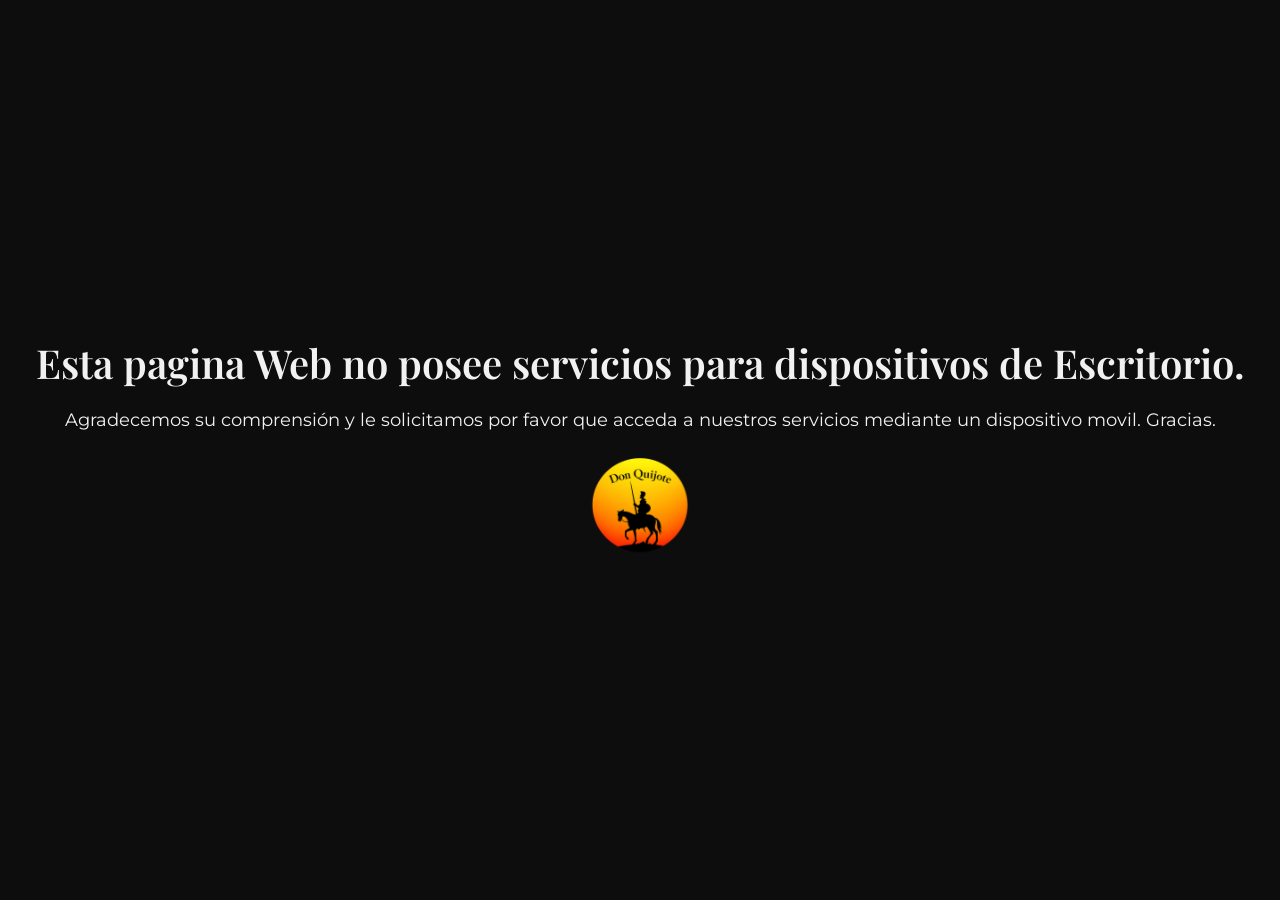
<file: public_html/cartadelivery.html>
<!DOCTYPE html>
<html lang="es">

<head>
  <meta charset="UTF-8">
  <meta name="viewport" content="width=device-width, initial-scale=1.0">
  <link rel="preconnect" href="https://fonts.googleapis.com">
  <link rel="preconnect" href="https://fonts.gstatic.com" crossorigin>
  <link
    href="https://fonts.googleapis.com/css2?family=Montserrat:ital,wght@0,100..900;1,100..900&family=Playfair+Display:ital,wght@0,400..900;1,400..900&display=swap"
    rel="stylesheet">
  <link rel="stylesheet" href="./css/style.min.css">
  <link rel="icon" href="./img/icons/donquijote-logo.ico" type="image/x-icon">
  <title>Don Quijote Restaurant - Delivery</title>
</head>

<body>
  <div class="mobile container">
    <header class="header container">
      <nav>
        <ul class="cta header-menu ">
          <li><a href="https://www.instagram.com/parrilladadonquijote?igsh=cjRuMTdtNW94enk0">instagram</a></li>
          <li><a
              href="https://wa.me/59899764857?text=Hola%2C%20vengo%20desde%20el%20Men%C3%BA%20Digital%20de%20Don%20Quijote%2C%20me%20gustar%C3%ADa%20hablar%20con%20ustedes">whatsapp</a>
          </li>
          <li><a href="https://maps.app.goo.gl/8VuwacE47hJgdb7s6">direccion</a></li>
        </ul>
      </nav>
      <div class="marca">
        <img class="logo" src="./img/icons/donquijote-logo.svg" alt="Don Quijote Logo">
        <p class="titulos">Don Quijote Restaurant</p>
      </div>
    </header>

    <main class="layout container">

      <section class="carta" id="carta"></section>

      <aside class="galeria-comida">

      </aside>

    </main>



    <footer class="footer">
      <span class="body-text davotech">diseño y desarrollo por <a
          href="https://www.instagram.com/davotech.uy/">@davotech.uy</a></span>
      <nav>
        <ul class="cta footer-menu container">
          <li><a href="https://www.instagram.com/parrilladadonquijote?igsh=cjRuMTdtNW94enk0">instagram <img
                src="./img/icons/instagram.svg" alt=""></a></li>
          <li><a
              href="https://wa.me/59899764857?text=Hola%2C%20vengo%20desde%20el%20Men%C3%BA%20Digital%20de%20Don%20Quijote%2C%20me%20gustar%C3%ADa%20hablar%20con%20ustedes">whatsapp
              <img src="./img/icons/whatsapp.svg" alt=""></a></li>
          <li><a href="https://maps.app.goo.gl/8VuwacE47hJgdb7s6">direccion<img src="./img/icons/direccion.svg"
                alt=""></a></li>
        </ul>
      </nav>
      <p class="body-text horarios">Los esperamos de
        09:00-00:00hrs</p>
      <img src="./img/icons/donquijote-contexto.svg" alt="Don Quijote Logo">
      <span class="cta copyright">todos los derechos reservados.</span>
    </footer>
  </div>

  <section class="warning">
    <p class="titulos">Esta pagina Web no posee servicios para dispositivos de Escritorio.</p>
    <p class="body-text">Agradecemos su comprensión y le solicitamos por favor que acceda a nuestros servicios mediante
      un dispositivo movil. Gracias.</p>
    <img src="./img/icons/donquijote-contexto.svg" alt="Don Quijote Logo">
  </section>


  <script type="module" src="./javascript/script2.js"></script>
</body>

</html>
</file>
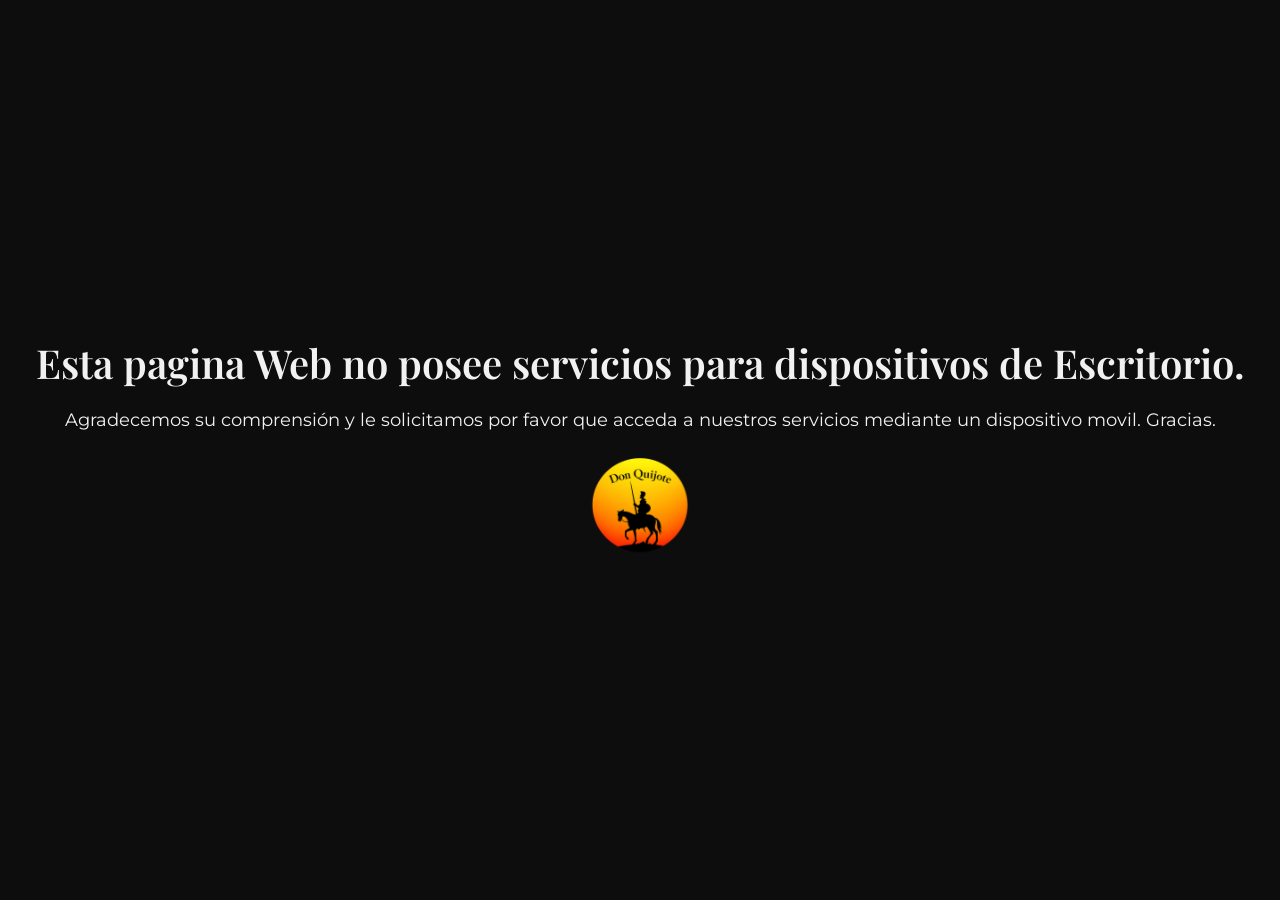
<file: public_html/cartapresencial.html>
<!DOCTYPE html>
<html lang="es">

<head>
  <meta charset="UTF-8">
  <meta name="viewport" content="width=device-width, initial-scale=1.0">
  <link rel="preconnect" href="https://fonts.googleapis.com">
  <link rel="preconnect" href="https://fonts.gstatic.com" crossorigin>
  <link
    href="https://fonts.googleapis.com/css2?family=Montserrat:ital,wght@0,100..900;1,100..900&family=Playfair+Display:ital,wght@0,400..900;1,400..900&display=swap"
    rel="stylesheet">
  <link rel="stylesheet" href="./css/style.min.css">
  <link rel="icon" href="./img/icons/donquijote-logo.ico" type="image/x-icon">

  <title>Don Quijote Restaurant - Presencial</title>
</head>

<body>
  <div class="mobile container">
    <header class="header container">
      <nav>
        <ul class="cta header-menu ">
          <li><a href="https://www.instagram.com/parrilladadonquijote?igsh=cjRuMTdtNW94enk0">instagram</a></li>
          <li><a
              href="https://wa.me/59899764857?text=Hola%2C%20vengo%20desde%20el%20Men%C3%BA%20Digital%20de%20Don%20Quijote%2C%20me%20gustar%C3%ADa%20hablar%20con%20ustedes">whatsapp</a>
          </li>
          <li><a href="https://maps.app.goo.gl/8VuwacE47hJgdb7s6">direccion</a></li>
        </ul>
      </nav>
      <div class="marca">
        <img class="logo" src="./img/icons/donquijote-logo.svg" alt="Don Quijote Logo">
        <p class="titulos">Don Quijote Restaurant</p>
      </div>
    </header>

    <main class="layout container">

      <section class="carta" id="carta"></section>

      <aside class="galeria-comida">

      </aside>

    </main>



    <footer class="footer">
      <span class="body-text davotech">diseño y desarrollo por <a
          href="https://www.instagram.com/davotech.uy/">@davotech.uy</a></span>
      <nav>
        <ul class="cta footer-menu container">
          <li><a href="https://www.instagram.com/parrilladadonquijote?igsh=cjRuMTdtNW94enk0">instagram <img
                src="./img/icons/instagram.svg" alt=""></a></li>
          <li><a
              href="https://wa.me/59899764857?text=Hola%2C%20vengo%20desde%20el%20Men%C3%BA%20Digital%20de%20Don%20Quijote%2C%20me%20gustar%C3%ADa%20hablar%20con%20ustedes">whatsapp
              <img src="./img/icons/whatsapp.svg" alt=""></a></li>
          <li><a href="https://maps.app.goo.gl/8VuwacE47hJgdb7s6">direccion<img src="./img/icons/direccion.svg"
                alt=""></a></li>
        </ul>
      </nav>
      <p class="body-text horarios">Los esperamos de
        09:00-00:00hrs</p>
      <img src="./img/icons/donquijote-contexto.svg" alt="Don Quijote Logo">
      <span class="cta copyright">todos los derechos reservados.</span>
    </footer>
  </div>

  <section class="warning">
    <p class="titulos">Esta pagina Web no posee servicios para dispositivos de Escritorio.</p>
    <p class="body-text">Agradecemos su comprensión y le solicitamos por favor que acceda a nuestros servicios mediante
      un dispositivo movil. Gracias.</p>
    <img src="./img/icons/donquijote-contexto.svg" alt="Don Quijote Logo">
  </section>


  <script type="module" src="./javascript/script1.js"></script>
</body>

</html>
</file>
<file: css/style.min.css>
:root{--a1:#ffd35b;--a2:#ffce47;--a3:#ffc933;--a4:#ffc31f;--a5:#ffbe0a;--a6:#edae00;--g1:#f1f1f1;--g2:#d9d9d9;--g3:#bfbfbf;--g4:#a6a6a6;--g5:#8c8c8c;--g6:#737373;--g7:#595959;--g8:#404040;--g9:#262626;--g10:#1a1a1a;--g11:#0d0d0d;--paper:var(--g1);--surface:var(--g2);--ink:var(--g11);--muted:var(--g7);--line:var(--g5);--focus:var(--a5);--motion-fast:160ms;--motion-base:220ms;--motion-enter:480ms;--motion-hero:620ms;--ease-standard:cubic-bezier(0.2,0,0,1);--ease-out:cubic-bezier(0.22,1,0.36,1)}body{font-family:"Montserrat",sans-serif;color:var(--ink);font-size:1rem;font-weight:400;line-height:1.6}h1,h2,h3,.brand__name,.site-footer__brand{font-family:"Playfair Display",serif;font-weight:500;line-height:1.05}h1,h2,h3,p{overflow-wrap:break-word}.titulos{font-family:"Playfair Display",serif;font-weight:500}.subtitulos{font-family:"Playfair Display",serif;font-weight:500}.body-text{font-family:"Montserrat",sans-serif}.cta{font-family:"Montserrat",sans-serif;font-weight:600;text-transform:uppercase}*,*::before,*::after{box-sizing:border-box}html{scroll-behavior:smooth;scrollbar-gutter:stable}body{margin:0;overflow-x:hidden;background:var(--paper)}body.menu-open{overflow:hidden}button,input,textarea,select{font:inherit}button,a{-webkit-tap-highlight-color:transparent}button{border:0}a{color:inherit;text-decoration:none}img,svg{display:block;max-width:100%}figure,h1,h2,h3,p{margin:0}ul,ol{margin:0;padding:0;list-style:none}[hidden]{display:none !important}:focus-visible{outline:3px solid var(--focus);outline-offset:4px;box-shadow:0 0 0 2px var(--g11)}section[id]{scroll-margin-top:6rem}.page-shell{--shell-gutter:1rem;width:min(calc(100% - var(--shell-gutter) - var(--shell-gutter)),78rem);margin-inline:auto;padding-inline-start:max(0px,calc(env(safe-area-inset-left) - var(--shell-gutter)));padding-inline-end:max(0px,calc(env(safe-area-inset-right) - var(--shell-gutter)))}.container{width:100%;margin-inline:auto}.skip-link{position:fixed;z-index:1000;top:0.75rem;left:0.75rem;padding:0.75rem 1rem;border-radius:0.35rem;background:var(--a5);color:var(--ink);font-weight:600;transform:translateY(-160%);transition:transform 0.2s ease}.skip-link:focus{transform:translateY(0)}.button{display:inline-flex;min-height:3rem;align-items:center;justify-content:center;gap:0.6rem;padding:0.75rem 1.1rem;border:1px solid transparent;border-radius:0.5rem;font-size:0.78rem;font-weight:600;letter-spacing:0.045em;line-height:1.2;text-align:center;text-transform:uppercase;transition:background-color var(--motion-base) var(--ease-standard),border-color var(--motion-base) var(--ease-standard),box-shadow var(--motion-base) var(--ease-standard),color var(--motion-base) var(--ease-standard),transform var(--motion-base) var(--ease-out)}.button img{flex:0 0 auto;transition:transform var(--motion-base) var(--ease-out)}.button--primary{border-color:var(--a5);background:var(--a5);color:var(--ink)}.button--secondary{border-color:var(--g11);background:var(--g11);color:var(--surface)}.eyebrow{display:flex;align-items:center;gap:0.65rem;color:var(--g8);font-size:0.72rem;font-weight:600;letter-spacing:0.12em;line-height:1.3;text-transform:uppercase}.eyebrow::before{width:1.8rem;height:2px;flex:0 0 auto;background:var(--a6);content:""}.section-heading{display:grid;gap:1rem;margin-bottom:1.75rem}.section-heading h2{max-width:15ch;font-size:clamp(2rem,8vw,3.5rem);letter-spacing:-0.035em}.section-heading p{max-width:38rem;color:var(--muted);font-size:0.9rem}.section-heading--light{color:var(--surface)}.section-heading--light .eyebrow{color:var(--a5)}.section-heading--light p{color:var(--g3)}.reveal{opacity:0;transform:translateY(0.9rem);transition:opacity var(--motion-enter) var(--ease-out),transform var(--motion-enter) var(--ease-out);transition-delay:var(--reveal-delay,0ms)}.reveal.is-visible{opacity:1;transform:translateY(0)}@keyframes enter-softly{from{opacity:0;transform:translateY(0.75rem)}to{opacity:1;transform:translateY(0)}}@keyframes image-settle{from{opacity:0;transform:scale(1.025)}to{opacity:1;transform:scale(1)}}@media (prefers-reduced-motion:no-preference){.hero__copy>*,.menu-hero__inner>*{animation:enter-softly var(--motion-hero) var(--ease-out) both}.hero__copy>:nth-child(2),.menu-hero__inner>:nth-child(2){animation-delay:70ms}.hero__copy>:nth-child(3),.menu-hero__inner>:nth-child(3){animation-delay:130ms}.hero__copy>:nth-child(4){animation-delay:190ms}.hero__copy>:nth-child(5){animation-delay:240ms}.hero-gallery figure{animation:image-settle var(--motion-hero) var(--ease-out) both}.hero-gallery figure:nth-child(2){animation-delay:80ms}.hero-gallery figure:nth-child(3){animation-delay:140ms}}@media (hover:hover){.button:hover{box-shadow:0 10px 24px color-mix(in srgb,var(--g11) 10%,transparent);transform:translateY(-2px)}.button:hover img{transform:translateX(2px)}.button--primary:hover{border-color:var(--a2);background:var(--a2)}.button--secondary:hover{border-color:var(--g9);background:var(--g9);color:var(--a5)}}@media (prefers-reduced-motion:reduce){html{scroll-behavior:auto}*,*::before,*::after{animation-duration:0.01ms !important;animation-iteration-count:1 !important;scroll-behavior:auto !important;transition-duration:0.01ms !important;transition-delay:0ms !important}.reveal{opacity:1;transform:none}}.hero{display:grid;gap:2.5rem;padding-block:clamp(3rem,8vw,6rem)}.hero__copy{align-self:center}.hero h1{max-width:9ch;margin-top:1rem;font-size:clamp(3rem,14vw,5.4rem);letter-spacing:-0.045em;line-height:0.95}.hero h1 em{color:var(--g8);font-weight:inherit;text-decoration:underline;text-decoration-color:var(--a5);text-decoration-thickness:0.07em;text-underline-offset:0.1em}.hero__lead{max-width:36rem;margin-top:1.5rem;color:var(--muted);font-size:clamp(0.9rem,2.5vw,1rem)}.hero__actions{display:flex;flex-wrap:wrap;gap:0.65rem;margin-top:1.75rem}.open-status{display:flex;align-items:center;gap:0.6rem;margin-top:1.35rem;color:var(--muted);font-size:0.75rem}.open-status span{width:0.5rem;height:0.5rem;flex:0 0 auto;border-radius:50%;background:var(--a6);box-shadow:0 0 0 4px color-mix(in srgb,var(--a6) 17%,transparent)}.hero-gallery{display:grid;grid-template-columns:repeat(2,minmax(0,1fr));gap:0.65rem;min-width:0}.hero-gallery figure,.kitchen-grid figure{position:relative;min-width:0;overflow:hidden;border-radius:0.75rem;background:var(--g10)}.hero-gallery__main{grid-column:1 / -1;height:clamp(20rem,95vw,28rem)}.hero-gallery figure:not(.hero-gallery__main){height:clamp(10rem,44vw,15rem)}.hero-gallery img,.kitchen-grid img{width:100%;height:100%;object-fit:cover}.hero-gallery figcaption,.kitchen-grid figcaption{position:absolute;right:0.65rem;bottom:0.65rem;left:0.65rem;display:flex;align-items:center;justify-content:space-between;gap:0.75rem;padding:0.7rem 0.85rem;border-radius:0.45rem;background:color-mix(in srgb,var(--g11) 84%,transparent);color:var(--surface);font-family:"Playfair Display",serif;font-size:1.05rem;font-weight:600;backdrop-filter:blur(10px)}.service-section{padding-block:clamp(3.5rem,8vw,6rem);background:var(--g11)}.service-grid{display:grid;gap:0.85rem}.service-card{display:grid;grid-template-columns:minmax(0,1fr) auto;min-height:12.5rem;align-items:end;gap:1.25rem;padding:clamp(1.25rem,5vw,2rem);border-radius:0.8rem;background:var(--g9);color:var(--surface);transition:background-color var(--motion-base) var(--ease-standard),box-shadow var(--motion-base) var(--ease-standard),transform var(--motion-base) var(--ease-out)}.service-card .eyebrow{color:var(--a6)}.service-card strong{display:block;margin-top:0.75rem;font-family:"Playfair Display",serif;font-size:clamp(1.8rem,7vw,2.5rem);font-weight:500;line-height:1.05}.service-card small{display:block;max-width:32rem;margin-top:0.55rem;color:var(--g3);font-size:0.75rem;line-height:1.55}.service-card--delivery{background:var(--a5);color:var(--ink)}.service-card--delivery .eyebrow{color:var(--g8)}.service-card--delivery small{color:var(--g8)}.service-card__icon{display:grid;width:3rem;height:3rem;flex:0 0 auto;place-items:center;border:1px solid currentColor;border-radius:50%;transition:transform var(--motion-base) var(--ease-out)}.service-card__icon img{max-width:1.65rem;max-height:1.65rem}.kitchen-section{padding-block:clamp(3.5rem,8vw,6rem)}.kitchen-grid{display:grid;gap:0.85rem}.kitchen-grid figure{height:clamp(20rem,110vw,31rem)}.hours-section{display:grid;gap:2rem;padding-block:clamp(3.5rem,8vw,6rem);border-top:1px solid var(--line)}.hours-section__copy h2{max-width:14ch;margin-top:1rem;font-size:clamp(2.2rem,9vw,3.5rem);letter-spacing:-0.035em}.hours-section__copy>p:last-child{max-width:34rem;margin-top:1rem;color:var(--muted);font-size:0.9rem}.hours-list{display:grid;align-content:center;gap:0.3rem}.hours-row{display:grid;grid-template-columns:auto minmax(0,1fr);align-items:center;gap:0.2rem 0.85rem;padding:1rem 0.25rem;border-bottom:1px solid var(--line)}.hours-row img{grid-row:1 / 3}.hours-row strong{font-family:"Playfair Display",serif;font-size:1.25rem;font-weight:500}.hours-row span{color:var(--muted);font-size:0.78rem}.hours-list .button{margin-top:0.85rem}.payment-section{padding-block:clamp(3.5rem,8vw,6rem);border-top:1px solid var(--line);background:var(--paper)}.payment-section__inner{display:grid;gap:1rem}.payment-card{position:relative;min-width:0;overflow:hidden;padding:clamp(1.35rem,5vw,2.25rem);border:1px solid var(--line);border-radius:0.9rem;background:var(--surface);box-shadow:0 18px 45px color-mix(in srgb,var(--g11) 7%,transparent);transition:border-color var(--motion-base) var(--ease-standard),box-shadow var(--motion-base) var(--ease-standard),transform var(--motion-base) var(--ease-out)}.payment-card::before{position:absolute;top:0;right:0;left:0;height:0.22rem;background:var(--a5);content:""}.payment-card__label{display:flex;align-items:center;gap:0.6rem;color:var(--g7);font-size:0.68rem;font-weight:600;letter-spacing:0.12em;line-height:1.35;text-transform:uppercase}.payment-card__label::before{width:1.5rem;height:2px;flex:0 0 auto;background:var(--a6);content:""}.payment-card h2,.payment-card h3{max-width:13ch;margin-top:1rem;letter-spacing:-0.035em}.payment-card h2{font-size:clamp(2.1rem,9vw,3.4rem)}.payment-card h3{font-size:clamp(1.9rem,8vw,2.8rem)}.payment-card__description{max-width:38rem;margin-top:1rem;color:var(--muted);font-size:0.82rem}.payment-method-list,.currency-list{display:grid;gap:0.65rem;margin-top:clamp(1.5rem,4vw,2.25rem)}.payment-method-list li,.currency-item{display:grid;grid-template-columns:auto minmax(0,1fr);align-items:center;gap:0.85rem;min-width:0;padding:0.9rem;border:1px solid var(--line);border-radius:0.65rem;background:var(--paper)}.payment-method__icon{display:grid;width:3rem;height:3rem;flex:0 0 auto;place-items:center;border-radius:50%;background:var(--a5)}.payment-method__icon img{width:1.5rem;height:1.5rem}.payment-method__copy,.currency-item__copy{display:grid;min-width:0;gap:0.16rem}.payment-method__copy strong,.currency-item__copy strong{font-family:"Playfair Display",serif;font-size:1.08rem;font-weight:600;line-height:1.2}.payment-method__copy small,.currency-item__copy small{color:var(--muted);font-size:0.7rem;line-height:1.45}.payment-card--currencies{border-color:var(--g10);background:var(--g11);color:var(--surface);box-shadow:0 22px 50px color-mix(in srgb,var(--g11) 16%,transparent)}.payment-card--currencies .payment-card__label{color:var(--a5)}.payment-card--currencies .payment-card__description{color:var(--g3)}.currency-item{border-color:var(--g8);background:var(--g10)}.currency-item__flag{width:2.25rem;height:2.25rem;flex:0 0 auto;filter:drop-shadow( 0 4px 7px color-mix(in srgb,var(--g11) 24%,transparent) )}.currency-item__copy small{color:var(--g3)}@media (hover:hover){.payment-card:hover{border-color:var(--g7);box-shadow:0 24px 54px color-mix(in srgb,var(--g11) 12%,transparent);transform:translateY(-3px)}.payment-card--currencies:hover{border-color:var(--a5);box-shadow:0 28px 58px color-mix(in srgb,var(--g11) 22%,transparent)}}@media (hover:hover){.service-card:hover{box-shadow:0 18px 34px color-mix(in srgb,var(--g11) 16%,transparent);transform:translateY(-4px)}.service-card:hover .service-card__icon{transform:translateX(3px)}.service-card:not(.service-card--delivery):hover{background:var(--g8)}.service-card--delivery:hover{background:var(--a2)}.hero-gallery img,.kitchen-grid img{transition:transform 0.45s var(--ease-out)}.hero-gallery figcaption,.kitchen-grid figcaption{transition:background-color var(--motion-base) var(--ease-standard),transform var(--motion-base) var(--ease-out)}.hero-gallery figure:hover img,.kitchen-grid figure:hover img{transform:scale(1.035)}.hero-gallery figure:hover figcaption,.kitchen-grid figure:hover figcaption{background:color-mix(in srgb,var(--g11) 90%,transparent);transform:translateY(-2px)}}.site-header{position:sticky;z-index:100;top:0;padding-top:env(safe-area-inset-top);background:color-mix(in srgb,var(--g11) 98%,transparent);color:var(--surface);box-shadow:0 1px 0 color-mix(in srgb,var(--surface) 8%,transparent);backdrop-filter:blur(16px);transition:background-color var(--motion-base) var(--ease-standard),box-shadow var(--motion-base) var(--ease-standard)}.site-header.is-scrolled{background:color-mix(in srgb,var(--g11) 99.5%,transparent);box-shadow:0 10px 28px color-mix(in srgb,var(--g11) 16%,transparent)}.site-header__inner{display:grid;grid-template-columns:minmax(0,1fr) auto auto;align-items:center;column-gap:0.6rem;row-gap:0;min-height:4.5rem;padding-block:0.6rem}.brand{display:inline-flex;min-width:0;align-items:center;gap:0.65rem}.brand__logo{width:2.65rem;height:2.65rem;flex:0 0 auto;border-radius:50%;object-fit:cover}.brand__copy{display:grid;min-width:0;gap:0.08rem}.brand__name{overflow:hidden;font-size:1.1rem;line-height:1;text-overflow:ellipsis;white-space:nowrap}.brand__type{color:var(--g3);font-size:0.56rem;font-weight:600;letter-spacing:0.15em;line-height:1.2;text-transform:uppercase}.menu-toggle{grid-column:3;display:grid;width:2.75rem;height:2.75rem;place-content:center;gap:0.28rem;border:1px solid var(--g8);border-radius:50%;background:transparent;color:var(--surface)}.menu-toggle span{width:1.1rem;height:2px;background:currentColor;transition:transform var(--motion-base) var(--ease-out),opacity var(--motion-fast) var(--ease-standard)}.menu-toggle[aria-expanded="true"] span:nth-child(1){transform:translateY(0.38rem) rotate(45deg)}.menu-toggle[aria-expanded="true"] span:nth-child(2){opacity:0}.menu-toggle[aria-expanded="true"] span:nth-child(3){transform:translateY(-0.38rem) rotate(-45deg)}.site-nav{display:grid;grid-column:1 / -1;grid-template-columns:repeat(2,minmax(0,1fr));gap:1px;max-height:0;overflow:hidden;padding-top:0;border-top:0 solid transparent;opacity:0;pointer-events:none;transform:translateY(-0.4rem);visibility:hidden;transition:max-height var(--motion-base) var(--ease-out),opacity var(--motion-fast) var(--ease-standard),padding-top var(--motion-base) var(--ease-out),transform var(--motion-base) var(--ease-out),visibility 0s linear var(--motion-base)}.site-nav.is-open{max-height:8rem;padding-top:0.6rem;border-top-width:1px;border-top-color:var(--g8);opacity:1;pointer-events:auto;transform:translateY(0);visibility:visible;transition-delay:0s}.site-nav a{display:flex;min-height:3rem;align-items:center;justify-content:center;padding:0.65rem;border-radius:0.35rem;color:var(--g2);font-size:0.78rem;font-weight:600;text-align:center;transition:background-color var(--motion-base) var(--ease-standard),color var(--motion-base) var(--ease-standard),transform var(--motion-base) var(--ease-out)}.site-nav a[aria-current="page"]{color:var(--a5)}.header-contact{grid-column:2;grid-row:1;display:inline-flex;width:2.75rem;height:2.75rem;align-items:center;justify-content:center;border:1px solid var(--a5);border-radius:999px;color:var(--a5)}.header-contact img{width:1.1rem;height:1.1rem}.header-contact span{display:none}@media (hover:hover){.site-nav a:hover{background:var(--g10);color:var(--a5);transform:translateY(-1px)}.header-contact:hover{background:var(--a5);color:var(--ink)}}.site-footer{padding-bottom:env(safe-area-inset-bottom);background:var(--g11);color:var(--surface)}.site-footer__inner{display:grid;gap:1.5rem;padding-block:2rem}.site-footer__brand{font-size:1.3rem}.site-footer__credit{margin-top:0.5rem;color:var(--g4);font-size:0.72rem}.site-footer__credit a{color:var(--a5)}.site-footer__links{display:flex;flex-wrap:wrap;gap:0.75rem 1.25rem}.site-footer__links a{display:inline-flex;min-height:2.75rem;align-items:center;color:var(--a5);font-size:0.72rem;font-weight:600;letter-spacing:0.04em;text-transform:uppercase}@media (hover:hover){.site-footer__links a:hover,.site-footer__credit a:hover{color:var(--a2)}}.menu-hero{background:linear-gradient(125deg,var(--a5),var(--a1))}.menu-hero--delivery{background:linear-gradient(125deg,var(--a5),var(--a1))}.menu-hero__inner{padding-block:clamp(3.25rem,9vw,6.5rem)}.menu-hero h1{max-width:12ch;margin-top:0.8rem;font-size:clamp(3rem,13vw,6rem);letter-spacing:-0.045em}.menu-hero__inner>p:last-child{max-width:40rem;margin-top:1.25rem;color:var(--g8);font-size:clamp(0.88rem,2.5vw,1rem)}.category-bar{position:sticky;z-index:80;top:4.5rem;border-bottom:1px solid var(--line);background:color-mix(in srgb,var(--paper) 97%,transparent);backdrop-filter:blur(14px)}.category-bar__inner{display:flex;gap:0.5rem;padding-block:0.75rem;overflow-x:auto;overscroll-behavior-inline:contain;scrollbar-width:none;scroll-snap-type:inline proximity;touch-action:pan-x pan-y;-webkit-overflow-scrolling:touch}.category-bar__inner::-webkit-scrollbar{display:none}.category-button{min-height:2.75rem;flex:0 0 auto;padding:0.65rem 0.9rem;border:1px solid var(--line);border-radius:999px;background:transparent;color:var(--ink);font-size:0.75rem;font-weight:600;line-height:1.15;scroll-snap-align:start;touch-action:manipulation;transition:background-color var(--motion-base) var(--ease-standard),border-color var(--motion-base) var(--ease-standard),box-shadow var(--motion-base) var(--ease-standard),color var(--motion-base) var(--ease-standard),transform var(--motion-base) var(--ease-out)}.category-button[aria-pressed="true"]{border-color:var(--ink);background:var(--ink);color:var(--a5);transform:translateY(-1px)}.menu-layout{display:grid;gap:2rem;padding-block:clamp(2rem,6vw,5rem)}.menu-summary{align-self:start;padding:1.35rem;border-radius:0.75rem;background:var(--g11);color:var(--surface)}.menu-summary--delivery{background:var(--g10)}.menu-summary .eyebrow{color:var(--a5)}.menu-summary h2{margin-top:0.8rem;font-size:clamp(1.8rem,7vw,2.5rem)}.menu-summary>p:not(.eyebrow){margin-top:0.8rem;color:var(--g3);font-size:0.78rem}.menu-summary .button{width:100%;margin-top:1.25rem}.carta{min-width:0}.category-intro{display:grid;gap:0.65rem;margin-bottom:1.5rem}.category-intro h2{font-size:clamp(2.4rem,10vw,4rem);letter-spacing:-0.035em}.category-intro p{color:var(--muted);font-size:0.78rem}.subcategory-list{display:grid;gap:2.25rem}.subcategory h3{margin-bottom:0.85rem;color:var(--g7);font-size:clamp(1.35rem,5vw,1.75rem)}.dish-grid{display:grid;gap:0.7rem}.dish-card{display:grid;grid-template-columns:minmax(0,1fr) auto;align-content:start;gap:0.9rem;min-height:7.5rem;padding:1.1rem;border:1px solid var(--line);border-radius:0.65rem;background:var(--surface);content-visibility:auto;contain-intrinsic-size:auto 7.5rem;transition:border-color var(--motion-base) var(--ease-standard),box-shadow var(--motion-base) var(--ease-standard),transform var(--motion-base) var(--ease-out)}.dish-card__copy{min-width:0}.dish-card h4{margin:0;font-family:"Playfair Display",serif;font-size:1.15rem;font-weight:500;line-height:1.18}.dish-card__description{max-width:44ch;margin-top:0.45rem;color:var(--muted);font-size:0.75rem;font-weight:400;line-height:1.45}.dish-card__prices{display:grid;align-content:start;justify-items:end;gap:0.35rem;color:var(--g7);font-size:0.75rem;font-weight:600;line-height:1.25;text-align:right;white-space:nowrap}.dish-card__prices>span{display:grid;justify-items:end;gap:0.1rem}.dish-card__prices small{color:var(--muted);font-size:0.68rem;font-weight:500;letter-spacing:0.05em;text-transform:uppercase}.dish-card--no-price{grid-template-columns:1fr;min-height:auto}.menu-error,.menu-empty{padding:1.25rem;border:1px solid var(--line);border-radius:0.65rem;background:var(--surface);color:var(--muted);font-size:0.85rem}@media (hover:hover){.category-button:hover{border-color:var(--ink);box-shadow:0 7px 16px color-mix(in srgb,var(--g11) 7%,transparent);transform:translateY(-1px)}.dish-card:hover{border-color:var(--a6);box-shadow:0 12px 26px color-mix(in srgb,var(--g11) 6%,transparent);transform:translateY(-2px)}}@media (max-width:23rem){.dish-card{grid-template-columns:1fr}.dish-card__prices,.dish-card__prices>span{justify-items:start;text-align:left}}@media (min-width:33.75rem){.payment-method-list{grid-template-columns:repeat(2,minmax(0,1fr))}}@media (min-width:37.5rem){.page-shell{--shell-gutter:1.5rem}.section-heading{grid-template-columns:minmax(0,1.1fr) minmax(15rem,0.9fr);align-items:end;gap:2rem}.service-grid,.kitchen-grid{grid-template-columns:repeat(2,minmax(0,1fr))}.kitchen-grid figure{height:clamp(18rem,48vw,28rem)}.kitchen-grid figure:last-child{grid-column:1 / -1}.site-header__inner{column-gap:0.8rem}.header-contact{width:auto;min-width:2.75rem;gap:0.5rem;padding-inline:0.85rem;font-size:0.7rem;font-weight:600}.header-contact span{display:inline}.dish-grid{grid-template-columns:repeat(2,minmax(0,1fr))}}@media (min-width:48rem){.payment-section__inner{grid-template-columns:repeat(2,minmax(0,1fr));align-items:stretch;gap:clamp(1rem,2.5vw,1.5rem)}.payment-card{display:flex;flex-direction:column}.payment-method-list,.currency-list{margin-top:auto;padding-top:clamp(1.75rem,4vw,2.5rem)}.payment-method-list{grid-template-columns:1fr}.hero{grid-template-columns:minmax(0,0.9fr) minmax(0,1.1fr);align-items:center;gap:clamp(2rem,5vw,4rem)}.hero h1{font-size:clamp(3rem,7.5vw,4.7rem)}.hero-gallery{grid-template-columns:minmax(0,1.2fr) minmax(0,0.8fr);grid-template-rows:repeat(2,minmax(0,1fr));min-height:26rem}.hero-gallery__main{grid-column:1;grid-row:1 / 3;height:auto}.hero-gallery figure:not(.hero-gallery__main){height:auto}.hours-section{grid-template-columns:minmax(0,0.9fr) minmax(0,1.1fr);align-items:center;gap:clamp(3rem,8vw,7rem)}.hours-row{grid-template-columns:auto minmax(0,1fr) auto}.hours-row img{grid-row:auto}.hours-list .button{justify-self:start}.site-footer__inner{grid-template-columns:1fr auto;align-items:end;gap:2rem;padding-block:2.5rem}.site-footer__links{justify-content:end}}@media (min-width:64rem){body.menu-open{overflow:visible}.payment-card{padding:clamp(2rem,3vw,3rem)}.payment-method-list,.currency-list{grid-template-columns:repeat(2,minmax(0,1fr))}.hero{min-height:42rem}.hero h1{font-size:clamp(4rem,6.2vw,5.6rem)}.hero-gallery{min-height:32rem}.service-card{min-height:15rem}.kitchen-grid{grid-template-columns:repeat(3,minmax(0,1fr))}.kitchen-grid figure,.kitchen-grid figure:last-child{grid-column:auto;height:28rem}.site-header__inner{grid-template-columns:auto minmax(0,1fr) auto;gap:clamp(1.5rem,4vw,4rem);min-height:5rem;padding-block:0.7rem}.brand__logo{width:3rem;height:3rem}.brand__name{font-size:1.25rem}.menu-toggle{display:none}.site-nav,.site-nav.is-open{display:flex;grid-column:2;grid-row:1;justify-content:center;gap:clamp(0.4rem,2vw,1.7rem);max-height:none;overflow:visible;padding:0;border:0;opacity:1;pointer-events:auto;transform:none;visibility:visible;transition:none}.site-nav a{min-height:2.75rem;padding-inline:0.7rem;font-size:0.75rem}.header-contact{grid-column:3}.category-bar{top:5rem}.menu-layout{grid-template-columns:15rem minmax(0,1fr);gap:clamp(2.5rem,5vw,5rem)}.menu-summary{position:sticky;top:10.5rem;display:block;padding:1.5rem}.menu-summary .button{width:100%;margin-top:1.25rem}}@media (min-width:90rem){.page-shell{--shell-gutter:3rem;width:min(calc(100% - var(--shell-gutter) - var(--shell-gutter)),100rem)}.hero{min-height:48rem}.hero-gallery{min-height:38rem}.service-card{min-height:17rem}.kitchen-grid figure,.kitchen-grid figure:last-child{height:34rem}.menu-layout{grid-template-columns:17rem minmax(0,1fr)}.dish-grid{grid-template-columns:repeat(3,minmax(0,1fr));gap:0.85rem}.dish-card{min-height:8.5rem;padding:1.25rem}}@media (min-width:120rem){html{font-size:112.5%}.page-shell{--shell-gutter:5rem;width:min(calc(100% - var(--shell-gutter) - var(--shell-gutter)),112rem)}.hero{min-height:54rem}.hero-gallery{min-height:44rem}.service-grid{gap:1.25rem}.service-card{min-height:19rem}.site-header__inner{min-height:5.5rem}.category-bar{top:5.5rem}.menu-layout{grid-template-columns:19rem minmax(0,1fr);gap:6rem}.menu-summary{top:11.5rem}.dish-grid{grid-template-columns:repeat(4,minmax(0,1fr))}}
</file>
<file: public_html/css/style.min.css>
:root{--a1:#FFD35B;--a2:#FFCE47;--a3:#FFC933;--a4:#FFC31F;--a5:#FFBE0A;--a6:#EDAE00;--g1:#F1F1F1;--g2:#D9D9D9;--g3:#BFBFBF;--g4:#A6A6A6;--g5:#8C8C8C;--g6:#737373;--g7:#595959;--g8:#404040;--g9:#262626;--g10:#1A1A1A;--g11:#0D0D0D}.titulos{font-family:"Playfair Display",serif;font-weight:600;font-size:1.75rem}.subtitulos{font-family:"Playfair Display",serif;font-weight:400;font-size:1.5rem}.body-text{font-family:Montserrat,sans-serif;font-weight:400;font-size:1rem}.cta{font-family:Montserrat,sans-serif;font-weight:600;text-transform:uppercase;font-size:1rem}@media (min-width:500px){.titulos{font-size:2.5rem}.subtitulos{font-size:2rem}.body-text{font-size:1.125rem}.cta{font-size:1.125rem}}*{margin:0;padding:0;box-sizing:border-box}.container{width:100%;max-width:430px;margin:0 auto}ul{list-style:none}a{text-decoration:none;color:#000}img{max-width:100%;height:auto}.warning{display:none;flex-direction:column;align-items:center;justify-content:center;text-align:center;padding:20px;gap:20px;background-color:var(--g11);color:var(--g1);height:100vh}@media (min-width:530px){.warning{display:flex}.mobile{display:none}}.servicios{margin:1rem;padding:1rem}.servicios .titulos{color:var(--g11)}.opciones{display:flex;flex-direction:column}.opcion{display:flex;flex-wrap:nowrap;align-items:center;gap:.5rem;max-width:100%;margin:1rem;padding:.5rem}.opcion a{color:var(--g11)}.header-menu{background-color:var(--a6);color:var(--g11);display:flex;gap:1rem;justify-content:center;padding:1rem}.marca{background-color:var(--g11);color:var(--g1);display:flex;justify-content:space-between;padding:1rem;gap:1rem}.footer{background-color:var(--g11);color:#fff;display:flex;flex-direction:column;align-items:end;text-align:right;gap:1.5rem;padding:1.5rem}.davotech{font-size:75%;font-weight:500;color:var(--g9)}.footer-menu{display:flex;flex-direction:column;gap:1.5rem}.footer-menu a{color:var(--a3);display:flex;flex-direction:row;gap:1rem}.horarios{color:var(--g5);font-weight:500}.copyright{font-size:75%;color:var(--g8)}.layout{display:grid;grid-template-columns:4fr 1fr;grid-template-rows:100%}.carta{grid-column:1}.galeria-comida{background-image:url('../img/src/carrusel-carta.jpg');background-size:cover;background-repeat:repeat-y;grid-column:2;display:flex;flex-direction:column;max-height:100%;overflow:hidden;transition:.3s}.categoria-header{display:flex;justify-content:space-between;align-items:center;gap:1rem;margin-bottom:1.2rem;cursor:pointer;padding:1rem;margin-right:1rem}.flecha{transition:.3s}.contenido-categoria{background-color:var(--g11);padding:.5rem}.contenido-categoria>.subtitulos{color:var(--g1);padding:1rem;font-weight:600}.contenido-categoria>.body-text{color:var(--g3);padding:.3rem 1rem;font-size:80%;font-weight:500}.contenido-categoria>.body-text>.precio{color:var(--a3);font-weight:600;font-size:85%}.contenido-categoria>.body-text>.descripcion{color:var(--g1);font-weight:400;font-size:75%}
</file>
